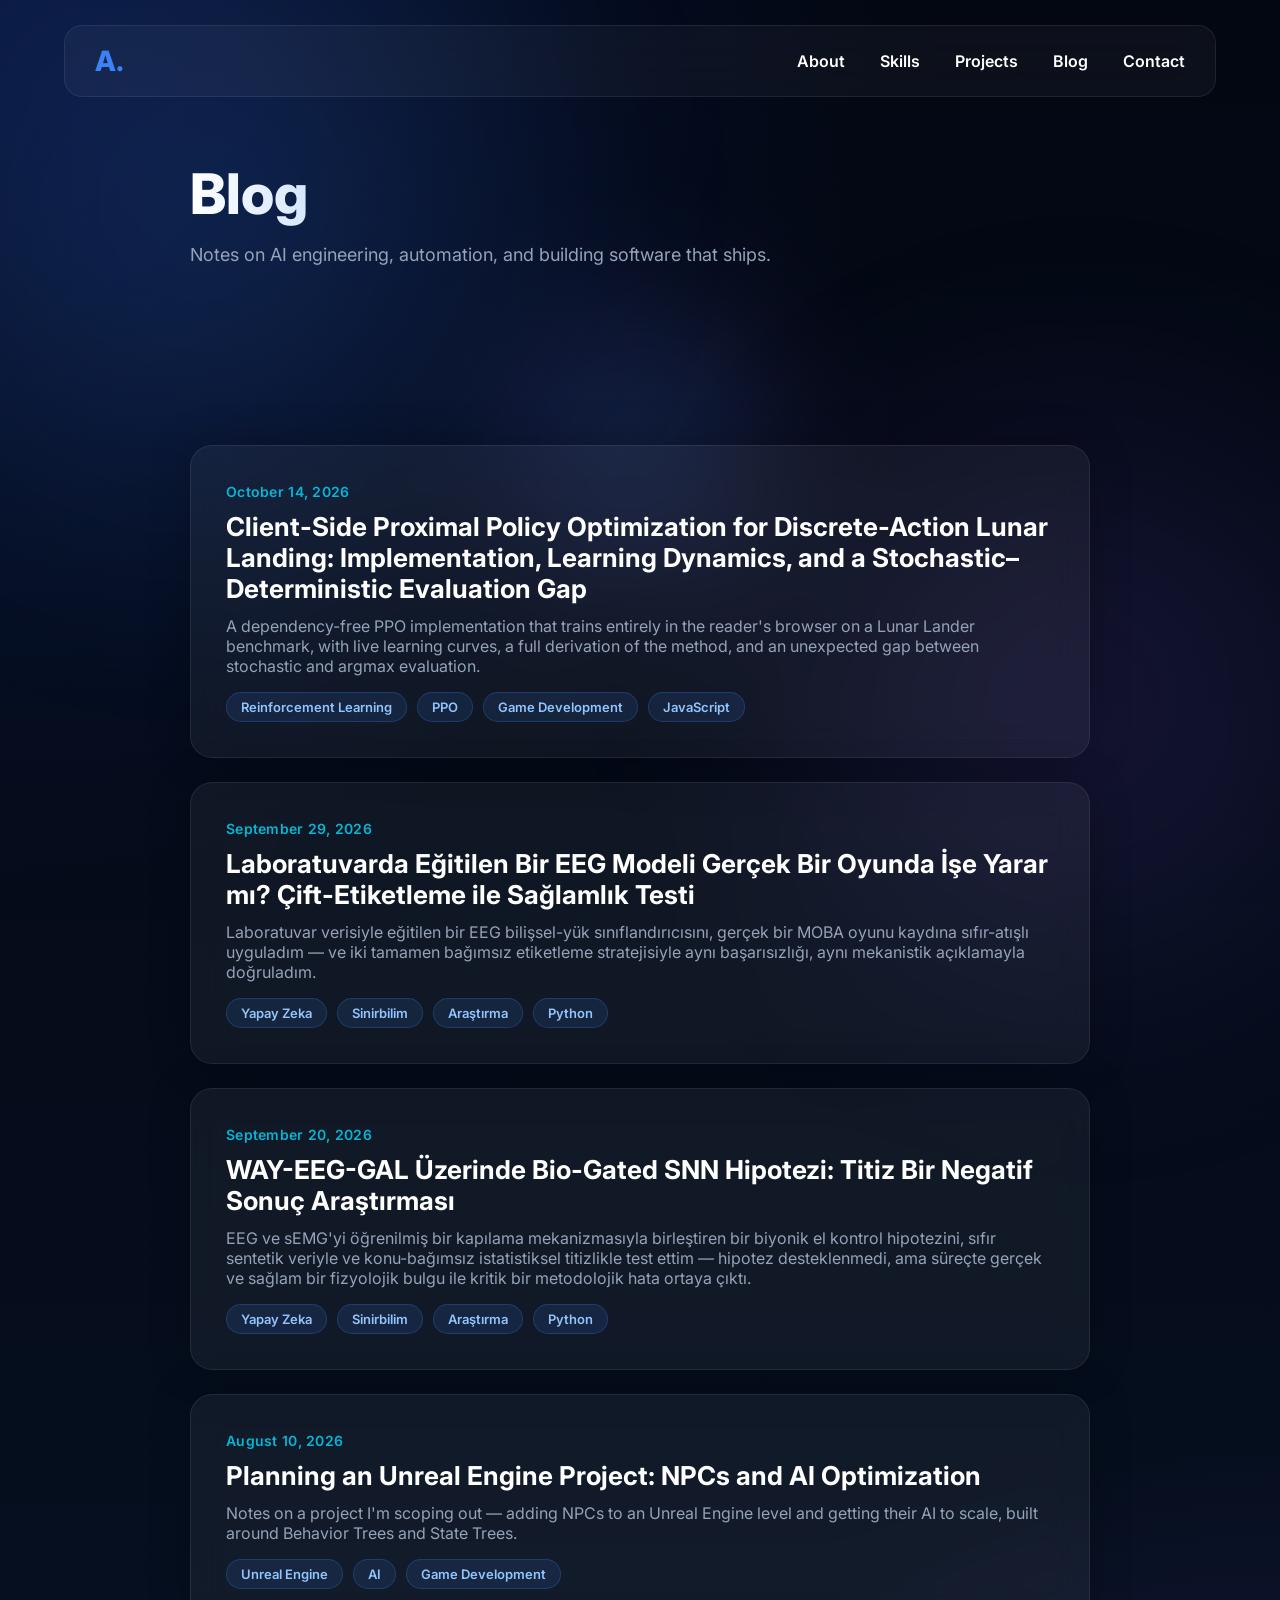
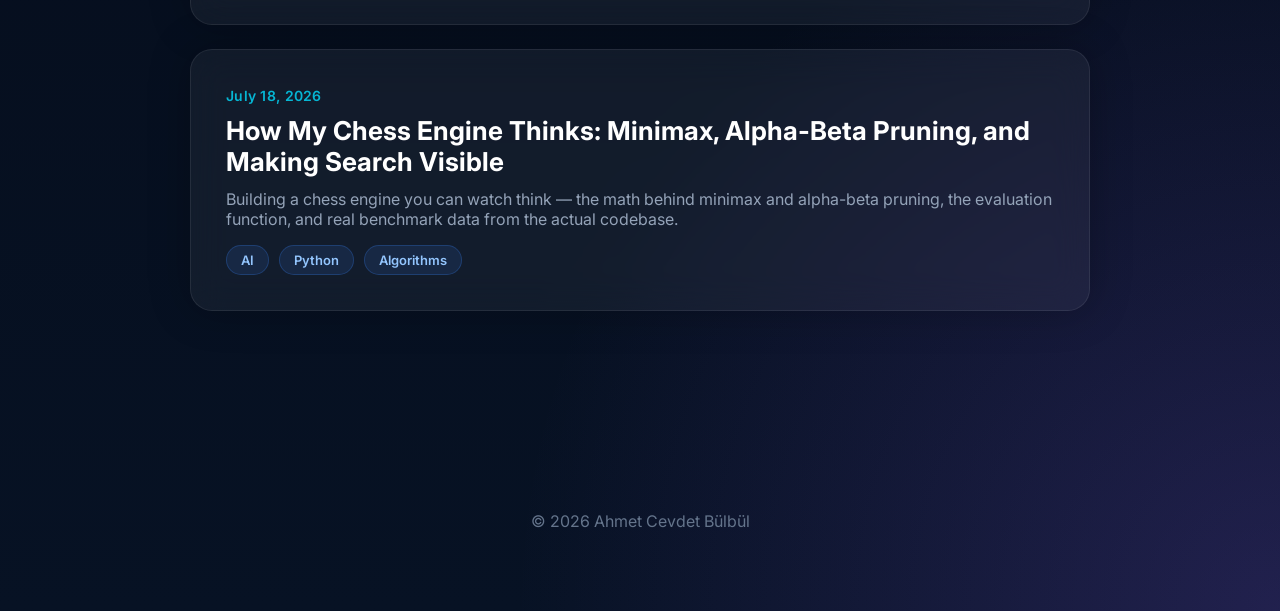
<file: blog/index.html>
<!DOCTYPE html>
<html lang="en">

<head>

<meta charset="UTF-8">

<meta name="viewport" content="width=device-width, initial-scale=1.0">

<title>Blog — Ahmet Cevdet Bülbül</title>

<meta name="description" content="Writing on AI engineering, automation, and software development by Ahmet Cevdet Bülbül.">

<link rel="icon" type="image/svg+xml" href="../favicon.svg">

<link rel="preconnect" href="https://fonts.googleapis.com">

<link rel="preconnect" href="https://fonts.gstatic.com" crossorigin>

<link href="https://fonts.googleapis.com/css2?family=Inter:wght@300;400;500;600;700;800&display=swap" rel="stylesheet">

<link rel="stylesheet" href="../css/style.css">

<link rel="stylesheet" href="../css/animations.css">

<link rel="stylesheet" href="../css/blog.css">

</head>

<body>

<div id="cursorGlow"></div>

<nav>

<div class="logo">A.</div>

<ul>

<li><a href="../index.html#about">About</a></li>

<li><a href="../index.html#skills">Skills</a></li>

<li><a href="../index.html#projects">Projects</a></li>

<li><a href="index.html">Blog</a></li>

<li><a href="../index.html#contact">Contact</a></li>

</ul>

</nav>

<main>

<section class="blog-header">

<h1>Blog</h1>

<p>Notes on AI engineering, automation, and building software that ships.</p>

</section>

<section class="post-list" id="postList">

<p>Loading posts…</p>

</section>

</main>

<footer>

© 2026 Ahmet Cevdet Bülbül

</footer>

<script src="../js/cursor.js"></script>

<script src="blog-list.js"></script>

</body>

</html>
</file>
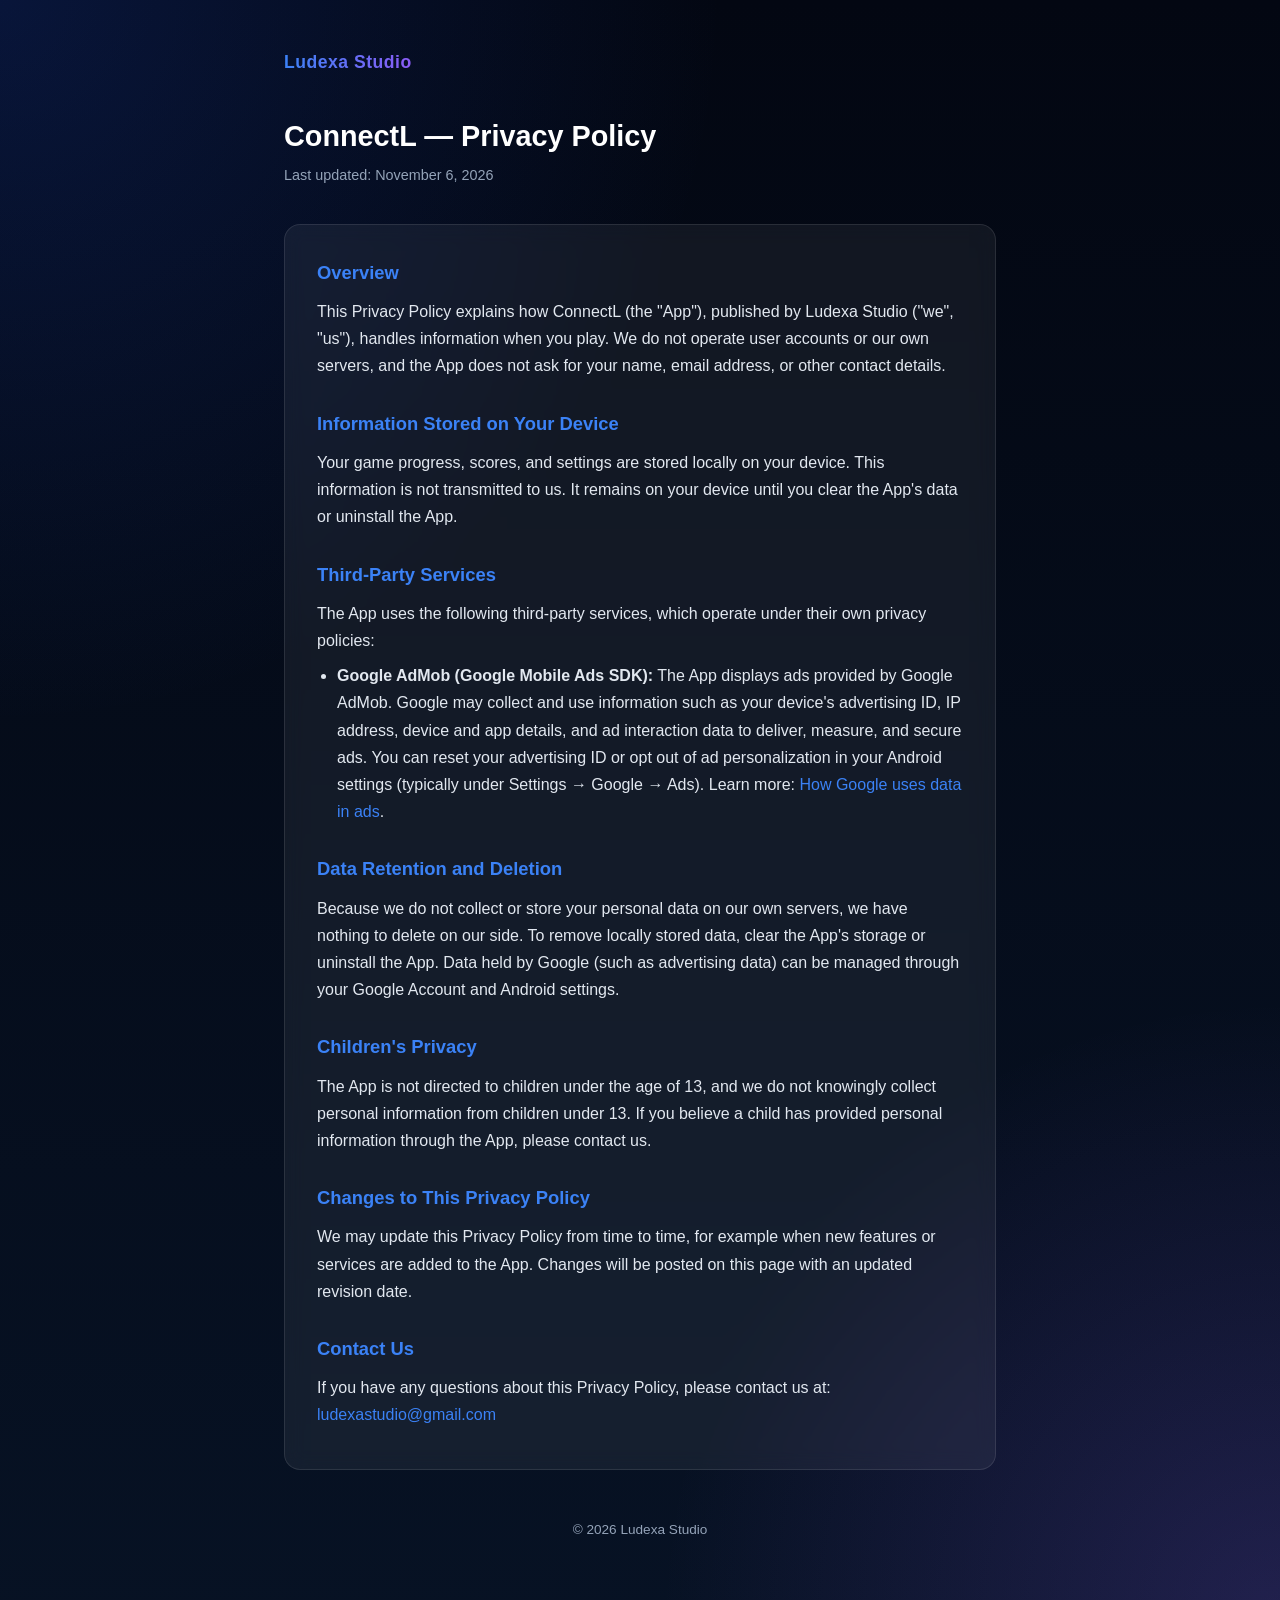
<file: connectl-privacy.html>
<!DOCTYPE html>
<html lang="en">
<head>
<meta charset="UTF-8">
<meta name="viewport" content="width=device-width, initial-scale=1.0">
<title>ConnectL - Privacy Policy</title>
<style>
  :root{
    --bg:#030712;
    --bg2:#071224;
    --primary:#3b82f6;
    --secondary:#8b5cf6;
    --text:#ffffff;
    --gray:#94a3b8;
    --glass:rgba(255,255,255,.06);
    --border:rgba(255,255,255,.1);
  }

  *{
    margin:0;
    padding:0;
    box-sizing:border-box;
  }

  html{
    scroll-behavior:smooth;
  }

  body{
    font-family:"Segoe UI", "Inter", -apple-system, sans-serif;
    background:
      radial-gradient(circle at top left,#1d4ed833,transparent 35%),
      radial-gradient(circle at bottom right,#8b5cf633,transparent 30%),
      linear-gradient(180deg,var(--bg),var(--bg2));
    color:var(--text);
    min-height:100vh;
    line-height:1.7;
  }

  .wrap{
    max-width:760px;
    margin:0 auto;
    padding:48px 24px 80px;
  }

  .logo{
    font-weight:700;
    font-size:1.1rem;
    letter-spacing:.5px;
    background:linear-gradient(90deg,var(--primary),var(--secondary));
    -webkit-background-clip:text;
    background-clip:text;
    color:transparent;
    display:inline-block;
    margin-bottom:40px;
  }

  h1{
    font-size:1.8rem;
    margin-bottom:8px;
    line-height:1.3;
  }

  .updated{
    color:var(--gray);
    font-size:.9rem;
    margin-bottom:36px;
  }

  .card{
    background:var(--glass);
    border:1px solid var(--border);
    border-radius:16px;
    padding:32px;
    backdrop-filter:blur(10px);
  }

  h2{
    font-size:1.15rem;
    color:var(--primary);
    margin-top:28px;
    margin-bottom:10px;
  }

  h2:first-child{
    margin-top:0;
  }

  p{
    color:#e2e8f0;
    margin-bottom:8px;
  }

  ul{
    margin:0 0 8px 20px;
    color:#e2e8f0;
  }

  li{
    margin-bottom:8px;
  }

  a{
    color:var(--primary);
    text-decoration:none;
  }

  a:hover{
    text-decoration:underline;
  }

  footer{
    text-align:center;
    color:var(--gray);
    font-size:.85rem;
    margin-top:48px;
  }

  @media (max-width:600px){
    .wrap{
      padding:32px 18px 60px;
    }
    .card{
      padding:24px;
    }
    h1{
      font-size:1.5rem;
    }
  }
</style>
</head>
<body>
<div class="wrap">

  <div class="logo">Ludexa Studio</div>

  <h1>ConnectL — Privacy Policy</h1>
  <p class="updated">Last updated: November 6, 2026</p>

  <div class="card">

    <h2>Overview</h2>
    <p>This Privacy Policy explains how ConnectL (the "App"), published by Ludexa Studio ("we", "us"), handles information when you play. We do not operate user accounts or our own servers, and the App does not ask for your name, email address, or other contact details.</p>

    <h2>Information Stored on Your Device</h2>
    <p>Your game progress, scores, and settings are stored locally on your device. This information is not transmitted to us. It remains on your device until you clear the App's data or uninstall the App.</p>

    <h2>Third-Party Services</h2>
    <p>The App uses the following third-party services, which operate under their own privacy policies:</p>
    <ul>
      <li><strong>Google AdMob (Google Mobile Ads SDK):</strong> The App displays ads provided by Google AdMob. Google may collect and use information such as your device's advertising ID, IP address, device and app details, and ad interaction data to deliver, measure, and secure ads. You can reset your advertising ID or opt out of ad personalization in your Android settings (typically under Settings → Google → Ads). Learn more: <a href="https://policies.google.com/technologies/ads" target="_blank" rel="noopener">How Google uses data in ads</a>.</li>
    </ul>


    <h2>Data Retention and Deletion</h2>
    <p>Because we do not collect or store your personal data on our own servers, we have nothing to delete on our side. To remove locally stored data, clear the App's storage or uninstall the App. Data held by Google (such as advertising data) can be managed through your Google Account and Android settings.</p>

    <h2>Children's Privacy</h2>
    <p>The App is not directed to children under the age of 13, and we do not knowingly collect personal information from children under 13. If you believe a child has provided personal information through the App, please contact us.</p>

    <h2>Changes to This Privacy Policy</h2>
    <p>We may update this Privacy Policy from time to time, for example when new features or services are added to the App. Changes will be posted on this page with an updated revision date.</p>

    <h2>Contact Us</h2>
    <p>If you have any questions about this Privacy Policy, please contact us at: <a href="mailto:ludexastudio@gmail.com">ludexastudio@gmail.com</a></p>

  </div>

  <footer>&copy; 2026 Ludexa Studio</footer>

</div>
</body>
</html>
</file>
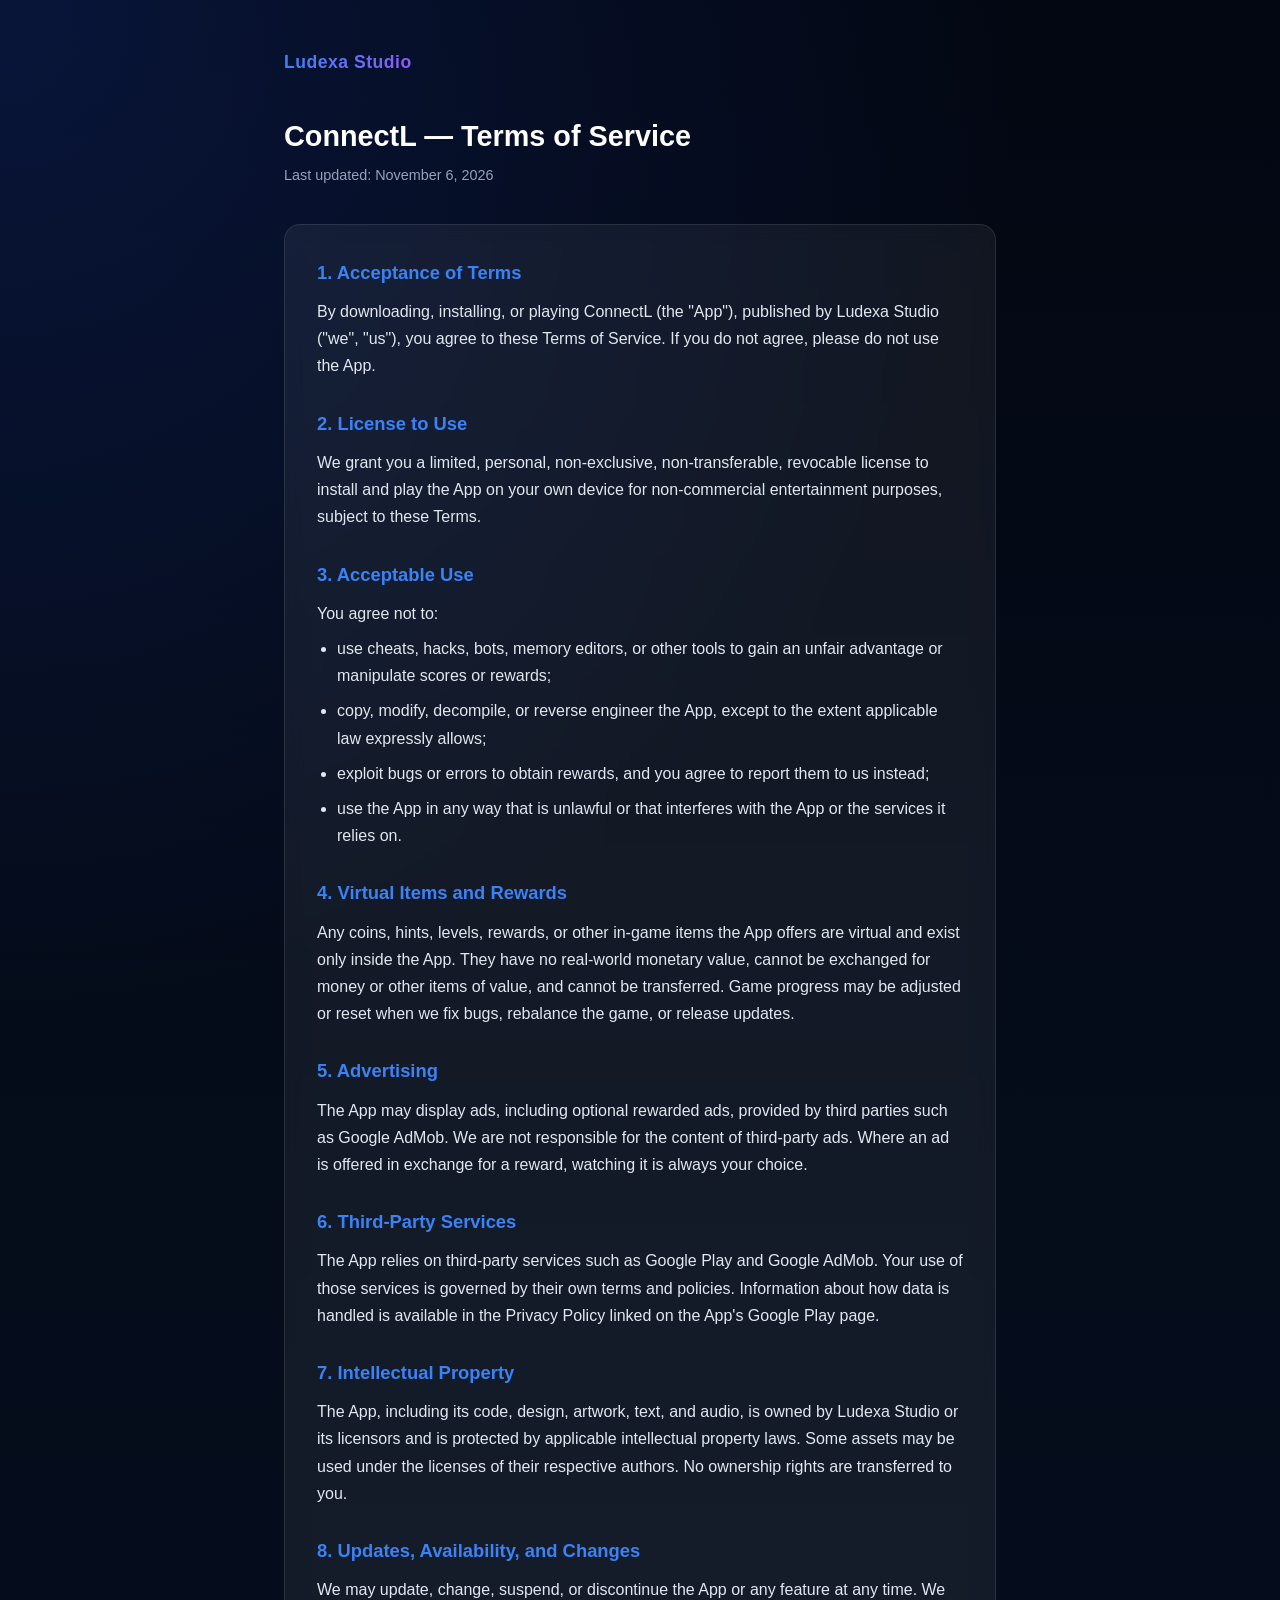
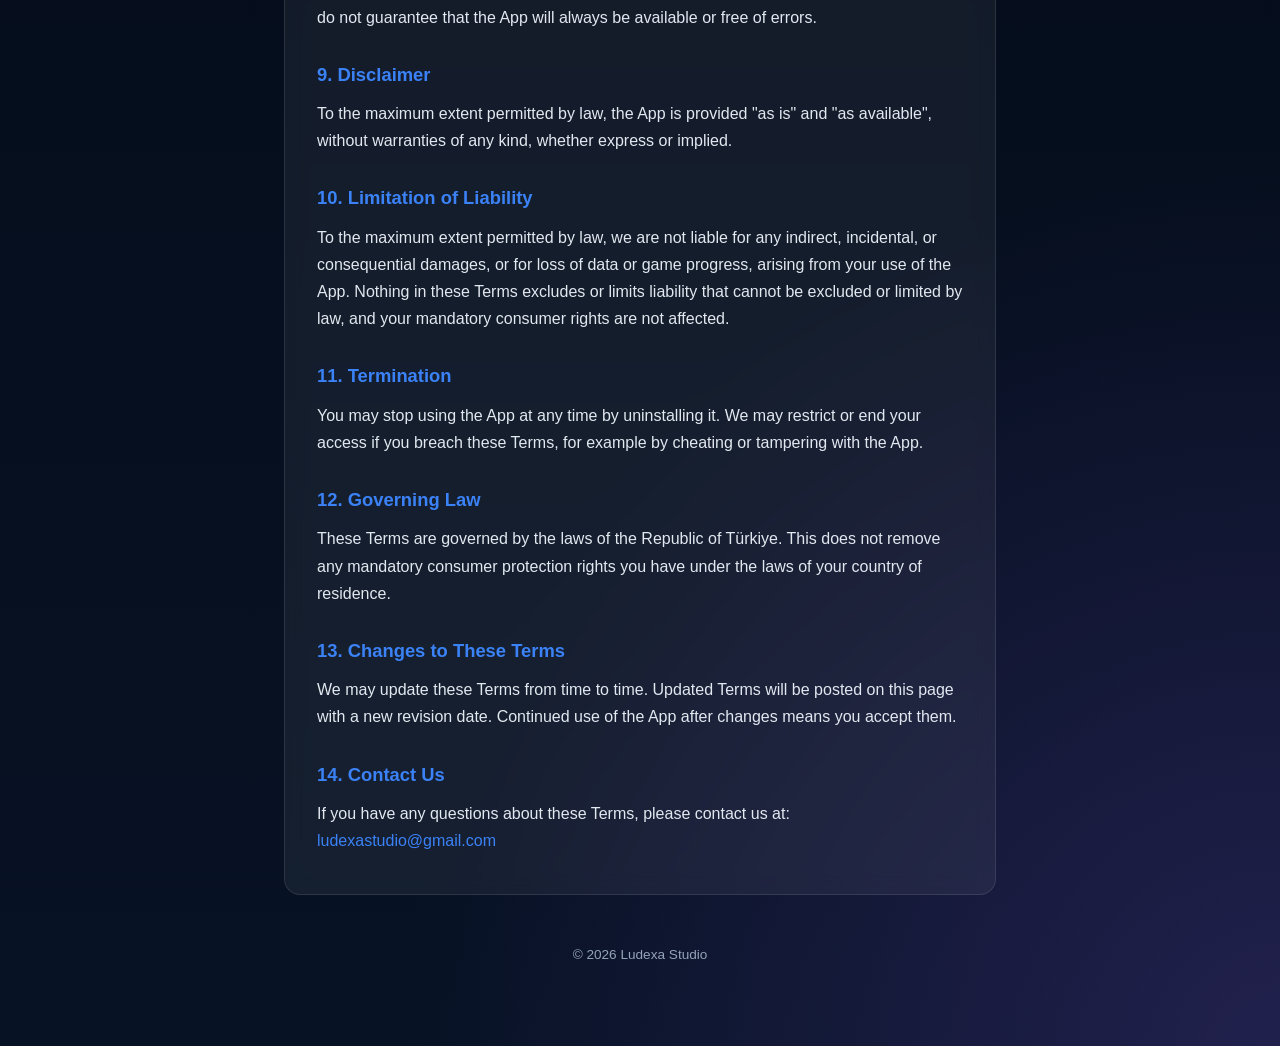
<file: connectl-terms-of-service.html>
<!DOCTYPE html>
<html lang="en">
<head>
<meta charset="UTF-8">
<meta name="viewport" content="width=device-width, initial-scale=1.0">
<title>ConnectL - Terms of Service</title>
<style>
  :root{
    --bg:#030712;
    --bg2:#071224;
    --primary:#3b82f6;
    --secondary:#8b5cf6;
    --text:#ffffff;
    --gray:#94a3b8;
    --glass:rgba(255,255,255,.06);
    --border:rgba(255,255,255,.1);
  }

  *{
    margin:0;
    padding:0;
    box-sizing:border-box;
  }

  html{
    scroll-behavior:smooth;
  }

  body{
    font-family:"Segoe UI", "Inter", -apple-system, sans-serif;
    background:
      radial-gradient(circle at top left,#1d4ed833,transparent 35%),
      radial-gradient(circle at bottom right,#8b5cf633,transparent 30%),
      linear-gradient(180deg,var(--bg),var(--bg2));
    color:var(--text);
    min-height:100vh;
    line-height:1.7;
  }

  .wrap{
    max-width:760px;
    margin:0 auto;
    padding:48px 24px 80px;
  }

  .logo{
    font-weight:700;
    font-size:1.1rem;
    letter-spacing:.5px;
    background:linear-gradient(90deg,var(--primary),var(--secondary));
    -webkit-background-clip:text;
    background-clip:text;
    color:transparent;
    display:inline-block;
    margin-bottom:40px;
  }

  h1{
    font-size:1.8rem;
    margin-bottom:8px;
    line-height:1.3;
  }

  .updated{
    color:var(--gray);
    font-size:.9rem;
    margin-bottom:36px;
  }

  .card{
    background:var(--glass);
    border:1px solid var(--border);
    border-radius:16px;
    padding:32px;
    backdrop-filter:blur(10px);
  }

  h2{
    font-size:1.15rem;
    color:var(--primary);
    margin-top:28px;
    margin-bottom:10px;
  }

  h2:first-child{
    margin-top:0;
  }

  p{
    color:#e2e8f0;
    margin-bottom:8px;
  }

  ul{
    margin:0 0 8px 20px;
    color:#e2e8f0;
  }

  li{
    margin-bottom:8px;
  }

  a{
    color:var(--primary);
    text-decoration:none;
  }

  a:hover{
    text-decoration:underline;
  }

  footer{
    text-align:center;
    color:var(--gray);
    font-size:.85rem;
    margin-top:48px;
  }

  @media (max-width:600px){
    .wrap{
      padding:32px 18px 60px;
    }
    .card{
      padding:24px;
    }
    h1{
      font-size:1.5rem;
    }
  }
</style>
</head>
<body>
<div class="wrap">

  <div class="logo">Ludexa Studio</div>

  <h1>ConnectL — Terms of Service</h1>
  <p class="updated">Last updated: November 6, 2026</p>

  <div class="card">

    <h2>1. Acceptance of Terms</h2>
    <p>By downloading, installing, or playing ConnectL (the "App"), published by Ludexa Studio ("we", "us"), you agree to these Terms of Service. If you do not agree, please do not use the App.</p>

    <h2>2. License to Use</h2>
    <p>We grant you a limited, personal, non-exclusive, non-transferable, revocable license to install and play the App on your own device for non-commercial entertainment purposes, subject to these Terms.</p>

    <h2>3. Acceptable Use</h2>
    <p>You agree not to:</p>
    <ul>
      <li>use cheats, hacks, bots, memory editors, or other tools to gain an unfair advantage or manipulate scores or rewards;</li>
      <li>copy, modify, decompile, or reverse engineer the App, except to the extent applicable law expressly allows;</li>
      <li>exploit bugs or errors to obtain rewards, and you agree to report them to us instead;</li>
      <li>use the App in any way that is unlawful or that interferes with the App or the services it relies on.</li>
    </ul>

    <h2>4. Virtual Items and Rewards</h2>
    <p>Any coins, hints, levels, rewards, or other in-game items the App offers are virtual and exist only inside the App. They have no real-world monetary value, cannot be exchanged for money or other items of value, and cannot be transferred. Game progress may be adjusted or reset when we fix bugs, rebalance the game, or release updates.</p>

    <h2>5. Advertising</h2>
    <p>The App may display ads, including optional rewarded ads, provided by third parties such as Google AdMob. We are not responsible for the content of third-party ads. Where an ad is offered in exchange for a reward, watching it is always your choice.</p>

    <h2>6. Third-Party Services</h2>
    <p>The App relies on third-party services such as Google Play and Google AdMob. Your use of those services is governed by their own terms and policies. Information about how data is handled is available in the Privacy Policy linked on the App's Google Play page.</p>

    <h2>7. Intellectual Property</h2>
    <p>The App, including its code, design, artwork, text, and audio, is owned by Ludexa Studio or its licensors and is protected by applicable intellectual property laws. Some assets may be used under the licenses of their respective authors. No ownership rights are transferred to you.</p>

    <h2>8. Updates, Availability, and Changes</h2>
    <p>We may update, change, suspend, or discontinue the App or any feature at any time. We do not guarantee that the App will always be available or free of errors.</p>

    <h2>9. Disclaimer</h2>
    <p>To the maximum extent permitted by law, the App is provided "as is" and "as available", without warranties of any kind, whether express or implied.</p>

    <h2>10. Limitation of Liability</h2>
    <p>To the maximum extent permitted by law, we are not liable for any indirect, incidental, or consequential damages, or for loss of data or game progress, arising from your use of the App. Nothing in these Terms excludes or limits liability that cannot be excluded or limited by law, and your mandatory consumer rights are not affected.</p>

    <h2>11. Termination</h2>
    <p>You may stop using the App at any time by uninstalling it. We may restrict or end your access if you breach these Terms, for example by cheating or tampering with the App.</p>

    <h2>12. Governing Law</h2>
    <p>These Terms are governed by the laws of the Republic of Türkiye. This does not remove any mandatory consumer protection rights you have under the laws of your country of residence.</p>

    <h2>13. Changes to These Terms</h2>
    <p>We may update these Terms from time to time. Updated Terms will be posted on this page with a new revision date. Continued use of the App after changes means you accept them.</p>

    <h2>14. Contact Us</h2>
    <p>If you have any questions about these Terms, please contact us at: <a href="mailto:ludexastudio@gmail.com">ludexastudio@gmail.com</a></p>

  </div>

  <footer>&copy; 2026 Ludexa Studio</footer>

</div>
</body>
</html>
</file>
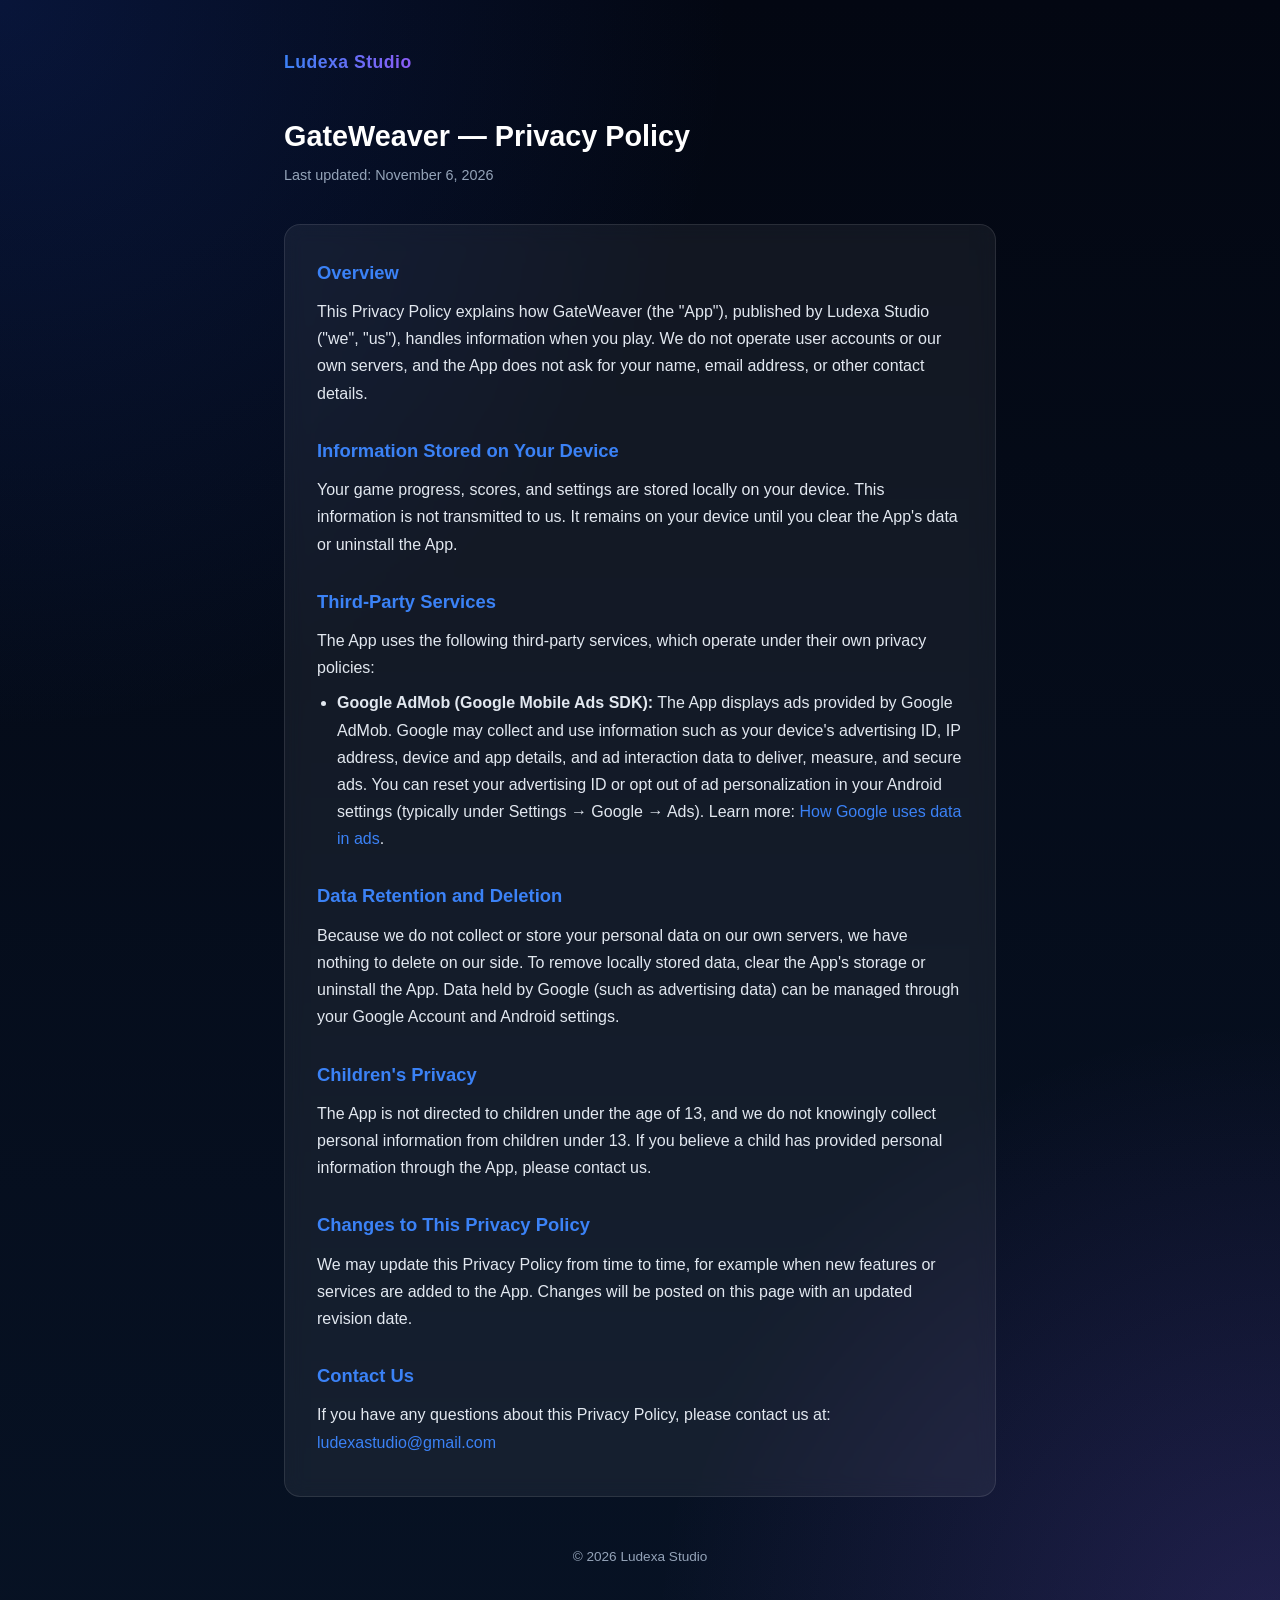
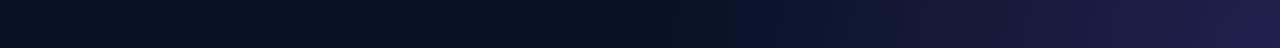
<file: gateweaver-privacy.html>
<!DOCTYPE html>
<html lang="en">
<head>
<meta charset="UTF-8">
<meta name="viewport" content="width=device-width, initial-scale=1.0">
<title>GateWeaver - Privacy Policy</title>
<style>
  :root{
    --bg:#030712;
    --bg2:#071224;
    --primary:#3b82f6;
    --secondary:#8b5cf6;
    --text:#ffffff;
    --gray:#94a3b8;
    --glass:rgba(255,255,255,.06);
    --border:rgba(255,255,255,.1);
  }

  *{
    margin:0;
    padding:0;
    box-sizing:border-box;
  }

  html{
    scroll-behavior:smooth;
  }

  body{
    font-family:"Segoe UI", "Inter", -apple-system, sans-serif;
    background:
      radial-gradient(circle at top left,#1d4ed833,transparent 35%),
      radial-gradient(circle at bottom right,#8b5cf633,transparent 30%),
      linear-gradient(180deg,var(--bg),var(--bg2));
    color:var(--text);
    min-height:100vh;
    line-height:1.7;
  }

  .wrap{
    max-width:760px;
    margin:0 auto;
    padding:48px 24px 80px;
  }

  .logo{
    font-weight:700;
    font-size:1.1rem;
    letter-spacing:.5px;
    background:linear-gradient(90deg,var(--primary),var(--secondary));
    -webkit-background-clip:text;
    background-clip:text;
    color:transparent;
    display:inline-block;
    margin-bottom:40px;
  }

  h1{
    font-size:1.8rem;
    margin-bottom:8px;
    line-height:1.3;
  }

  .updated{
    color:var(--gray);
    font-size:.9rem;
    margin-bottom:36px;
  }

  .card{
    background:var(--glass);
    border:1px solid var(--border);
    border-radius:16px;
    padding:32px;
    backdrop-filter:blur(10px);
  }

  h2{
    font-size:1.15rem;
    color:var(--primary);
    margin-top:28px;
    margin-bottom:10px;
  }

  h2:first-child{
    margin-top:0;
  }

  p{
    color:#e2e8f0;
    margin-bottom:8px;
  }

  ul{
    margin:0 0 8px 20px;
    color:#e2e8f0;
  }

  li{
    margin-bottom:8px;
  }

  a{
    color:var(--primary);
    text-decoration:none;
  }

  a:hover{
    text-decoration:underline;
  }

  footer{
    text-align:center;
    color:var(--gray);
    font-size:.85rem;
    margin-top:48px;
  }

  @media (max-width:600px){
    .wrap{
      padding:32px 18px 60px;
    }
    .card{
      padding:24px;
    }
    h1{
      font-size:1.5rem;
    }
  }
</style>
</head>
<body>
<div class="wrap">

  <div class="logo">Ludexa Studio</div>

  <h1>GateWeaver — Privacy Policy</h1>
  <p class="updated">Last updated: November 6, 2026</p>

  <div class="card">

    <h2>Overview</h2>
    <p>This Privacy Policy explains how GateWeaver (the "App"), published by Ludexa Studio ("we", "us"), handles information when you play. We do not operate user accounts or our own servers, and the App does not ask for your name, email address, or other contact details.</p>

    <h2>Information Stored on Your Device</h2>
    <p>Your game progress, scores, and settings are stored locally on your device. This information is not transmitted to us. It remains on your device until you clear the App's data or uninstall the App.</p>

    <h2>Third-Party Services</h2>
    <p>The App uses the following third-party services, which operate under their own privacy policies:</p>
    <ul>
      <li><strong>Google AdMob (Google Mobile Ads SDK):</strong> The App displays ads provided by Google AdMob. Google may collect and use information such as your device's advertising ID, IP address, device and app details, and ad interaction data to deliver, measure, and secure ads. You can reset your advertising ID or opt out of ad personalization in your Android settings (typically under Settings → Google → Ads). Learn more: <a href="https://policies.google.com/technologies/ads" target="_blank" rel="noopener">How Google uses data in ads</a>.</li>
    </ul>


    <h2>Data Retention and Deletion</h2>
    <p>Because we do not collect or store your personal data on our own servers, we have nothing to delete on our side. To remove locally stored data, clear the App's storage or uninstall the App. Data held by Google (such as advertising data) can be managed through your Google Account and Android settings.</p>

    <h2>Children's Privacy</h2>
    <p>The App is not directed to children under the age of 13, and we do not knowingly collect personal information from children under 13. If you believe a child has provided personal information through the App, please contact us.</p>

    <h2>Changes to This Privacy Policy</h2>
    <p>We may update this Privacy Policy from time to time, for example when new features or services are added to the App. Changes will be posted on this page with an updated revision date.</p>

    <h2>Contact Us</h2>
    <p>If you have any questions about this Privacy Policy, please contact us at: <a href="mailto:ludexastudio@gmail.com">ludexastudio@gmail.com</a></p>

  </div>

  <footer>&copy; 2026 Ludexa Studio</footer>

</div>
</body>
</html>
</file>
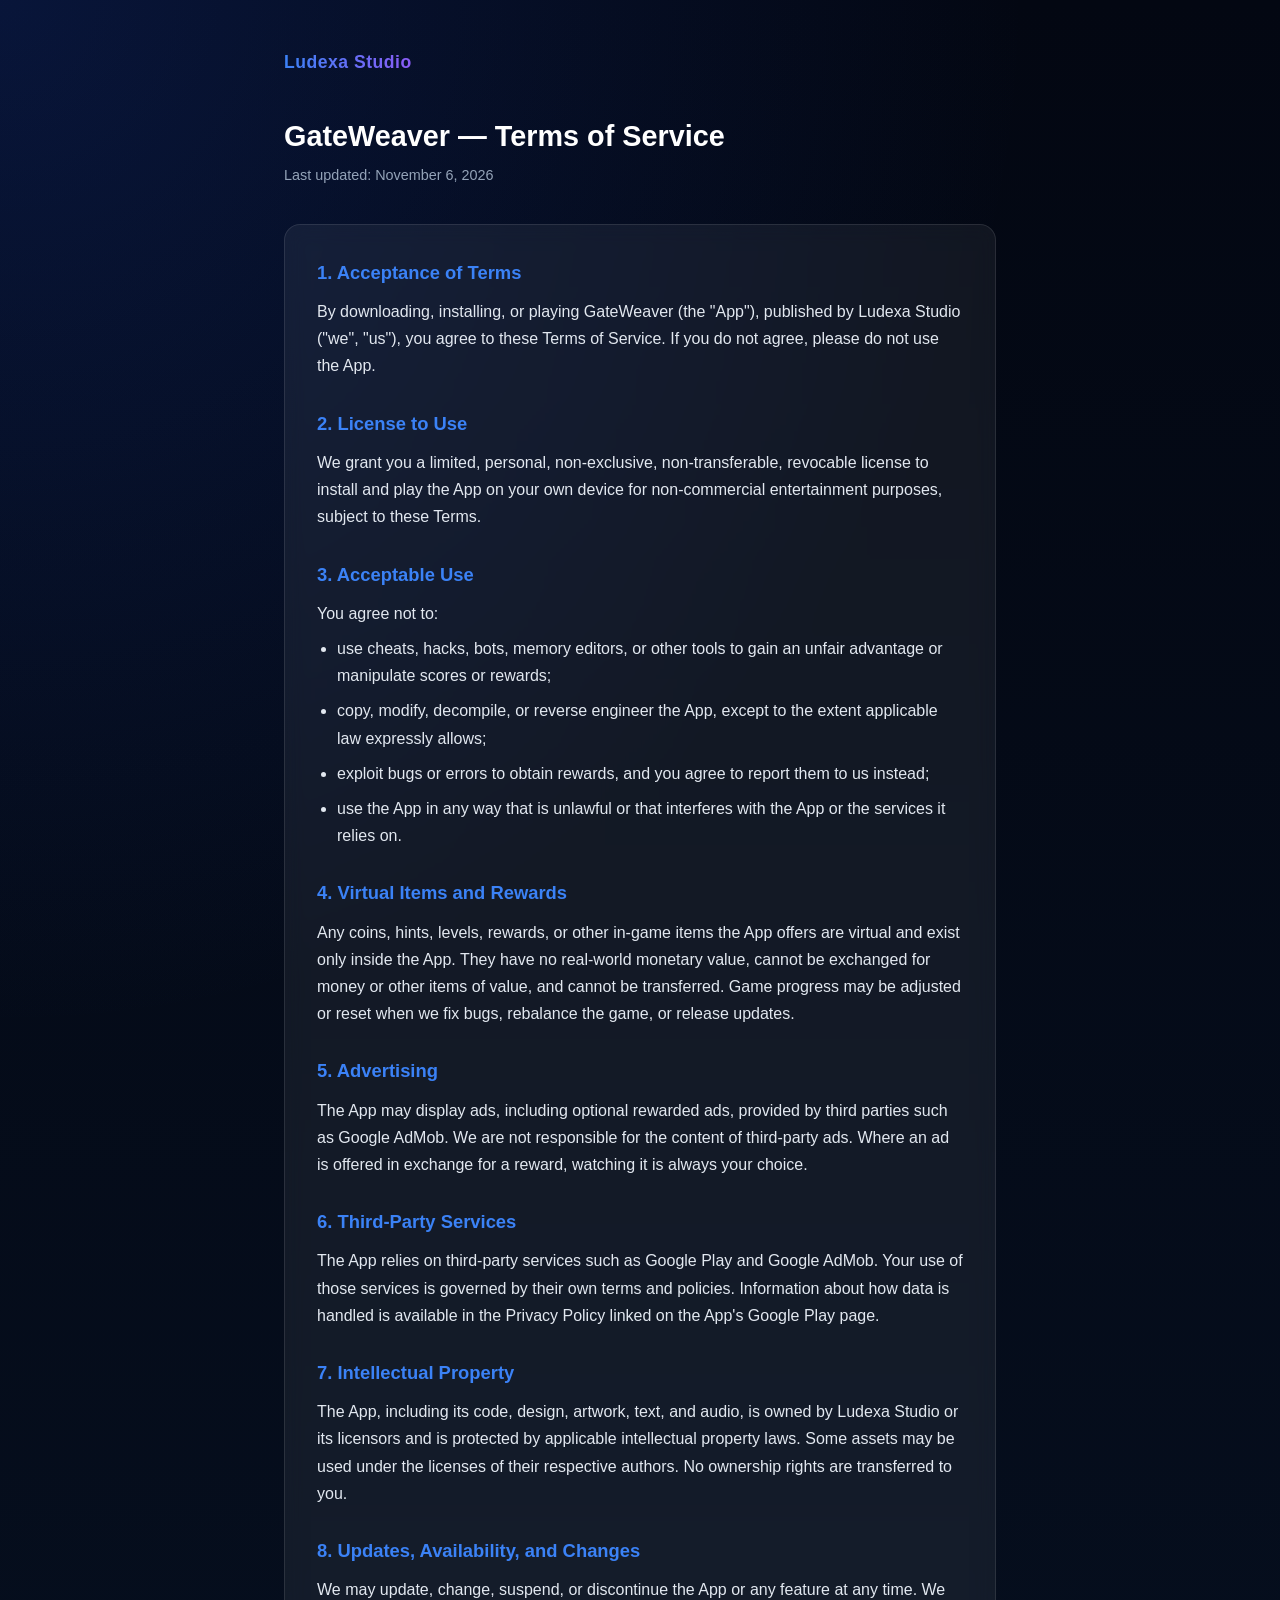
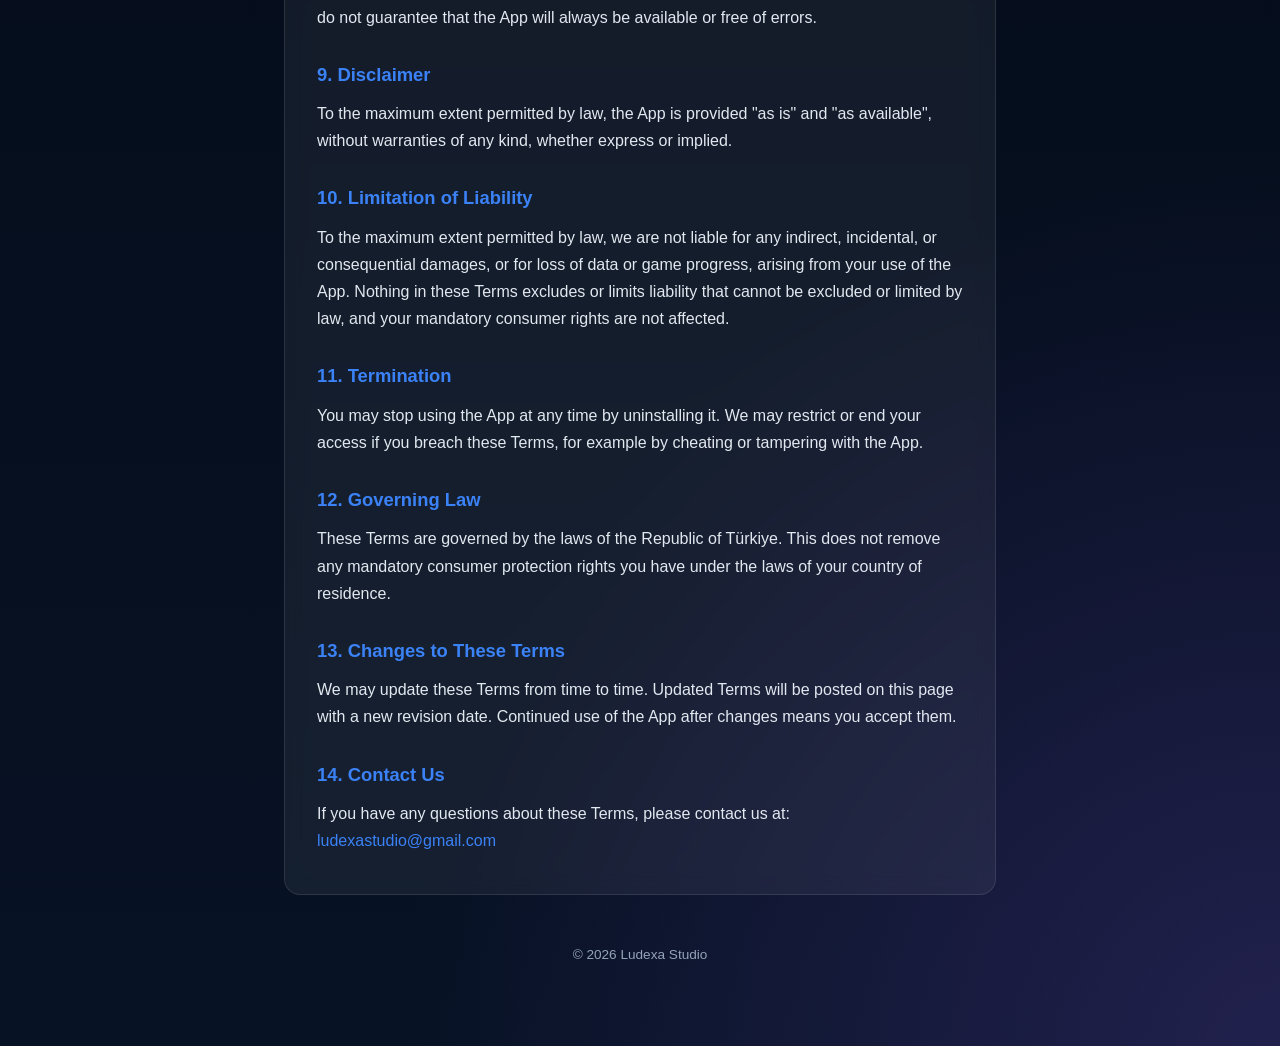
<file: gateweaver-terms-of-service.html>
<!DOCTYPE html>
<html lang="en">
<head>
<meta charset="UTF-8">
<meta name="viewport" content="width=device-width, initial-scale=1.0">
<title>GateWeaver - Terms of Service</title>
<style>
  :root{
    --bg:#030712;
    --bg2:#071224;
    --primary:#3b82f6;
    --secondary:#8b5cf6;
    --text:#ffffff;
    --gray:#94a3b8;
    --glass:rgba(255,255,255,.06);
    --border:rgba(255,255,255,.1);
  }

  *{
    margin:0;
    padding:0;
    box-sizing:border-box;
  }

  html{
    scroll-behavior:smooth;
  }

  body{
    font-family:"Segoe UI", "Inter", -apple-system, sans-serif;
    background:
      radial-gradient(circle at top left,#1d4ed833,transparent 35%),
      radial-gradient(circle at bottom right,#8b5cf633,transparent 30%),
      linear-gradient(180deg,var(--bg),var(--bg2));
    color:var(--text);
    min-height:100vh;
    line-height:1.7;
  }

  .wrap{
    max-width:760px;
    margin:0 auto;
    padding:48px 24px 80px;
  }

  .logo{
    font-weight:700;
    font-size:1.1rem;
    letter-spacing:.5px;
    background:linear-gradient(90deg,var(--primary),var(--secondary));
    -webkit-background-clip:text;
    background-clip:text;
    color:transparent;
    display:inline-block;
    margin-bottom:40px;
  }

  h1{
    font-size:1.8rem;
    margin-bottom:8px;
    line-height:1.3;
  }

  .updated{
    color:var(--gray);
    font-size:.9rem;
    margin-bottom:36px;
  }

  .card{
    background:var(--glass);
    border:1px solid var(--border);
    border-radius:16px;
    padding:32px;
    backdrop-filter:blur(10px);
  }

  h2{
    font-size:1.15rem;
    color:var(--primary);
    margin-top:28px;
    margin-bottom:10px;
  }

  h2:first-child{
    margin-top:0;
  }

  p{
    color:#e2e8f0;
    margin-bottom:8px;
  }

  ul{
    margin:0 0 8px 20px;
    color:#e2e8f0;
  }

  li{
    margin-bottom:8px;
  }

  a{
    color:var(--primary);
    text-decoration:none;
  }

  a:hover{
    text-decoration:underline;
  }

  footer{
    text-align:center;
    color:var(--gray);
    font-size:.85rem;
    margin-top:48px;
  }

  @media (max-width:600px){
    .wrap{
      padding:32px 18px 60px;
    }
    .card{
      padding:24px;
    }
    h1{
      font-size:1.5rem;
    }
  }
</style>
</head>
<body>
<div class="wrap">

  <div class="logo">Ludexa Studio</div>

  <h1>GateWeaver — Terms of Service</h1>
  <p class="updated">Last updated: November 6, 2026</p>

  <div class="card">

    <h2>1. Acceptance of Terms</h2>
    <p>By downloading, installing, or playing GateWeaver (the "App"), published by Ludexa Studio ("we", "us"), you agree to these Terms of Service. If you do not agree, please do not use the App.</p>

    <h2>2. License to Use</h2>
    <p>We grant you a limited, personal, non-exclusive, non-transferable, revocable license to install and play the App on your own device for non-commercial entertainment purposes, subject to these Terms.</p>

    <h2>3. Acceptable Use</h2>
    <p>You agree not to:</p>
    <ul>
      <li>use cheats, hacks, bots, memory editors, or other tools to gain an unfair advantage or manipulate scores or rewards;</li>
      <li>copy, modify, decompile, or reverse engineer the App, except to the extent applicable law expressly allows;</li>
      <li>exploit bugs or errors to obtain rewards, and you agree to report them to us instead;</li>
      <li>use the App in any way that is unlawful or that interferes with the App or the services it relies on.</li>
    </ul>

    <h2>4. Virtual Items and Rewards</h2>
    <p>Any coins, hints, levels, rewards, or other in-game items the App offers are virtual and exist only inside the App. They have no real-world monetary value, cannot be exchanged for money or other items of value, and cannot be transferred. Game progress may be adjusted or reset when we fix bugs, rebalance the game, or release updates.</p>

    <h2>5. Advertising</h2>
    <p>The App may display ads, including optional rewarded ads, provided by third parties such as Google AdMob. We are not responsible for the content of third-party ads. Where an ad is offered in exchange for a reward, watching it is always your choice.</p>

    <h2>6. Third-Party Services</h2>
    <p>The App relies on third-party services such as Google Play and Google AdMob. Your use of those services is governed by their own terms and policies. Information about how data is handled is available in the Privacy Policy linked on the App's Google Play page.</p>

    <h2>7. Intellectual Property</h2>
    <p>The App, including its code, design, artwork, text, and audio, is owned by Ludexa Studio or its licensors and is protected by applicable intellectual property laws. Some assets may be used under the licenses of their respective authors. No ownership rights are transferred to you.</p>

    <h2>8. Updates, Availability, and Changes</h2>
    <p>We may update, change, suspend, or discontinue the App or any feature at any time. We do not guarantee that the App will always be available or free of errors.</p>

    <h2>9. Disclaimer</h2>
    <p>To the maximum extent permitted by law, the App is provided "as is" and "as available", without warranties of any kind, whether express or implied.</p>

    <h2>10. Limitation of Liability</h2>
    <p>To the maximum extent permitted by law, we are not liable for any indirect, incidental, or consequential damages, or for loss of data or game progress, arising from your use of the App. Nothing in these Terms excludes or limits liability that cannot be excluded or limited by law, and your mandatory consumer rights are not affected.</p>

    <h2>11. Termination</h2>
    <p>You may stop using the App at any time by uninstalling it. We may restrict or end your access if you breach these Terms, for example by cheating or tampering with the App.</p>

    <h2>12. Governing Law</h2>
    <p>These Terms are governed by the laws of the Republic of Türkiye. This does not remove any mandatory consumer protection rights you have under the laws of your country of residence.</p>

    <h2>13. Changes to These Terms</h2>
    <p>We may update these Terms from time to time. Updated Terms will be posted on this page with a new revision date. Continued use of the App after changes means you accept them.</p>

    <h2>14. Contact Us</h2>
    <p>If you have any questions about these Terms, please contact us at: <a href="mailto:ludexastudio@gmail.com">ludexastudio@gmail.com</a></p>

  </div>

  <footer>&copy; 2026 Ludexa Studio</footer>

</div>
</body>
</html>
</file>
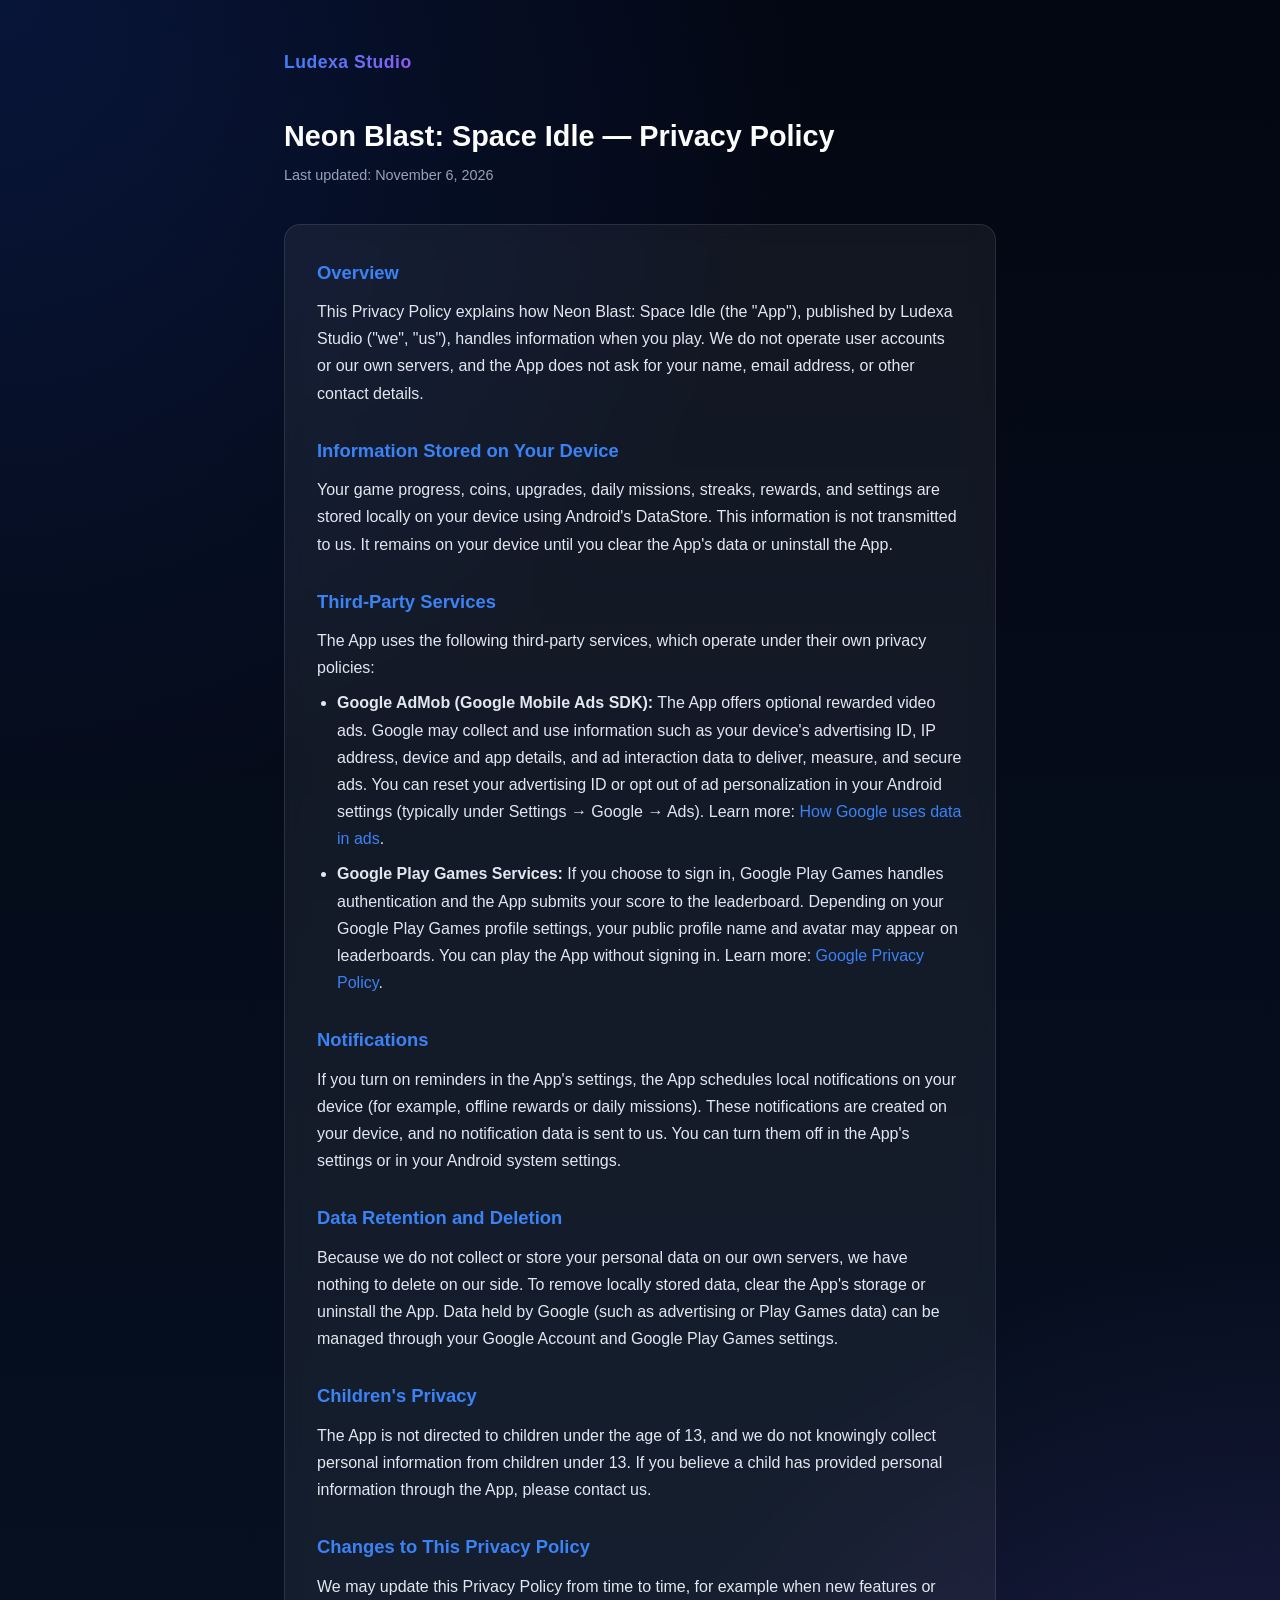
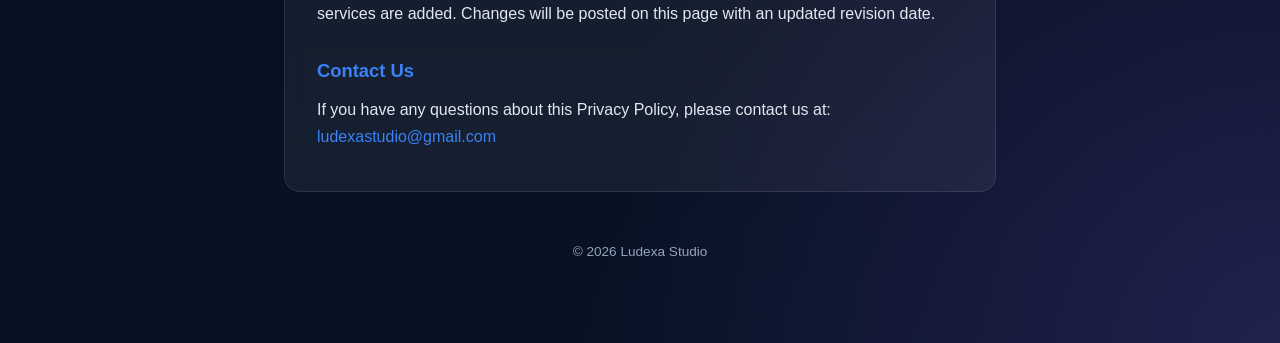
<file: privacy-policy.html>
<!DOCTYPE html>
<html lang="en">
<head>
<meta charset="UTF-8">
<meta name="viewport" content="width=device-width, initial-scale=1.0">
<title>Neon Blast: Space Idle - Privacy Policy</title>
<style>
  :root{
    --bg:#030712;
    --bg2:#071224;
    --primary:#3b82f6;
    --secondary:#8b5cf6;
    --text:#ffffff;
    --gray:#94a3b8;
    --glass:rgba(255,255,255,.06);
    --border:rgba(255,255,255,.1);
  }

  *{
    margin:0;
    padding:0;
    box-sizing:border-box;
  }

  html{
    scroll-behavior:smooth;
  }

  body{
    font-family:"Segoe UI", "Inter", -apple-system, sans-serif;
    background:
      radial-gradient(circle at top left,#1d4ed833,transparent 35%),
      radial-gradient(circle at bottom right,#8b5cf633,transparent 30%),
      linear-gradient(180deg,var(--bg),var(--bg2));
    color:var(--text);
    min-height:100vh;
    line-height:1.7;
  }

  .wrap{
    max-width:760px;
    margin:0 auto;
    padding:48px 24px 80px;
  }

  .logo{
    font-weight:700;
    font-size:1.1rem;
    letter-spacing:.5px;
    background:linear-gradient(90deg,var(--primary),var(--secondary));
    -webkit-background-clip:text;
    background-clip:text;
    color:transparent;
    display:inline-block;
    margin-bottom:40px;
  }

  h1{
    font-size:1.8rem;
    margin-bottom:8px;
    line-height:1.3;
  }

  .updated{
    color:var(--gray);
    font-size:.9rem;
    margin-bottom:36px;
  }

  .card{
    background:var(--glass);
    border:1px solid var(--border);
    border-radius:16px;
    padding:32px;
    backdrop-filter:blur(10px);
  }

  h2{
    font-size:1.15rem;
    color:var(--primary);
    margin-top:28px;
    margin-bottom:10px;
  }

  h2:first-child{
    margin-top:0;
  }

  p{
    color:#e2e8f0;
    margin-bottom:8px;
  }

  ul{
    margin:0 0 8px 20px;
    color:#e2e8f0;
  }

  li{
    margin-bottom:8px;
  }

  a{
    color:var(--primary);
    text-decoration:none;
  }

  a:hover{
    text-decoration:underline;
  }

  footer{
    text-align:center;
    color:var(--gray);
    font-size:.85rem;
    margin-top:48px;
  }

  @media (max-width:600px){
    .wrap{
      padding:32px 18px 60px;
    }
    .card{
      padding:24px;
    }
    h1{
      font-size:1.5rem;
    }
  }
</style>
</head>
<body>
<div class="wrap">

  <div class="logo">Ludexa Studio</div>

  <h1>Neon Blast: Space Idle — Privacy Policy</h1>
  <p class="updated">Last updated: November 6, 2026</p>

  <div class="card">

    <h2>Overview</h2>
    <p>This Privacy Policy explains how Neon Blast: Space Idle (the "App"), published by Ludexa Studio ("we", "us"), handles information when you play. We do not operate user accounts or our own servers, and the App does not ask for your name, email address, or other contact details.</p>

    <h2>Information Stored on Your Device</h2>
    <p>Your game progress, coins, upgrades, daily missions, streaks, rewards, and settings are stored locally on your device using Android's DataStore. This information is not transmitted to us. It remains on your device until you clear the App's data or uninstall the App.</p>

    <h2>Third-Party Services</h2>
    <p>The App uses the following third-party services, which operate under their own privacy policies:</p>
    <ul>
      <li><strong>Google AdMob (Google Mobile Ads SDK):</strong> The App offers optional rewarded video ads. Google may collect and use information such as your device's advertising ID, IP address, device and app details, and ad interaction data to deliver, measure, and secure ads. You can reset your advertising ID or opt out of ad personalization in your Android settings (typically under Settings → Google → Ads). Learn more: <a href="https://policies.google.com/technologies/ads" target="_blank" rel="noopener">How Google uses data in ads</a>.</li>
      <li><strong>Google Play Games Services:</strong> If you choose to sign in, Google Play Games handles authentication and the App submits your score to the leaderboard. Depending on your Google Play Games profile settings, your public profile name and avatar may appear on leaderboards. You can play the App without signing in. Learn more: <a href="https://policies.google.com/privacy" target="_blank" rel="noopener">Google Privacy Policy</a>.</li>
    </ul>

    <h2>Notifications</h2>
    <p>If you turn on reminders in the App's settings, the App schedules local notifications on your device (for example, offline rewards or daily missions). These notifications are created on your device, and no notification data is sent to us. You can turn them off in the App's settings or in your Android system settings.</p>

    <h2>Data Retention and Deletion</h2>
    <p>Because we do not collect or store your personal data on our own servers, we have nothing to delete on our side. To remove locally stored data, clear the App's storage or uninstall the App. Data held by Google (such as advertising or Play Games data) can be managed through your Google Account and Google Play Games settings.</p>

    <h2>Children's Privacy</h2>
    <p>The App is not directed to children under the age of 13, and we do not knowingly collect personal information from children under 13. If you believe a child has provided personal information through the App, please contact us.</p>

    <h2>Changes to This Privacy Policy</h2>
    <p>We may update this Privacy Policy from time to time, for example when new features or services are added. Changes will be posted on this page with an updated revision date.</p>

    <h2>Contact Us</h2>
    <p>If you have any questions about this Privacy Policy, please contact us at: <a href="mailto:ludexastudio@gmail.com">ludexastudio@gmail.com</a></p>

  </div>

  <footer>&copy; 2026 Ludexa Studio</footer>

</div>
</body>
</html>
</file>
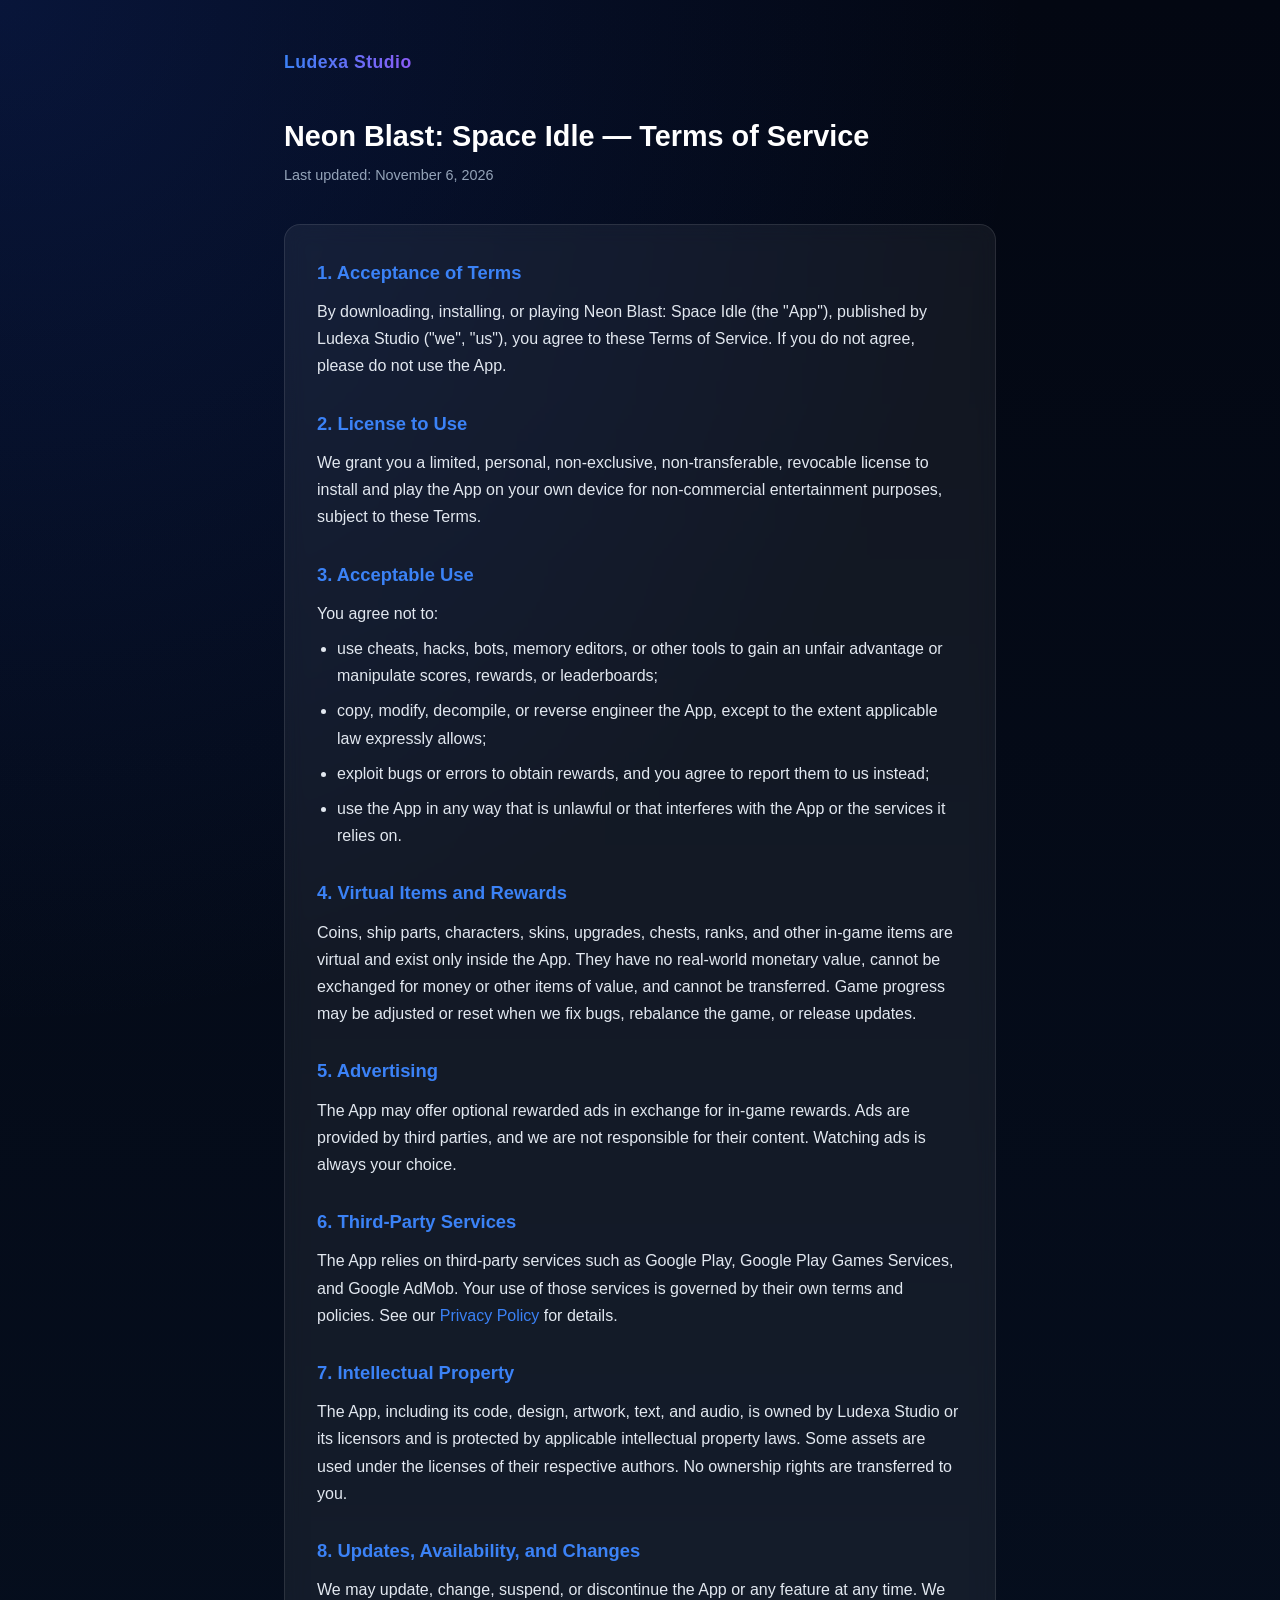
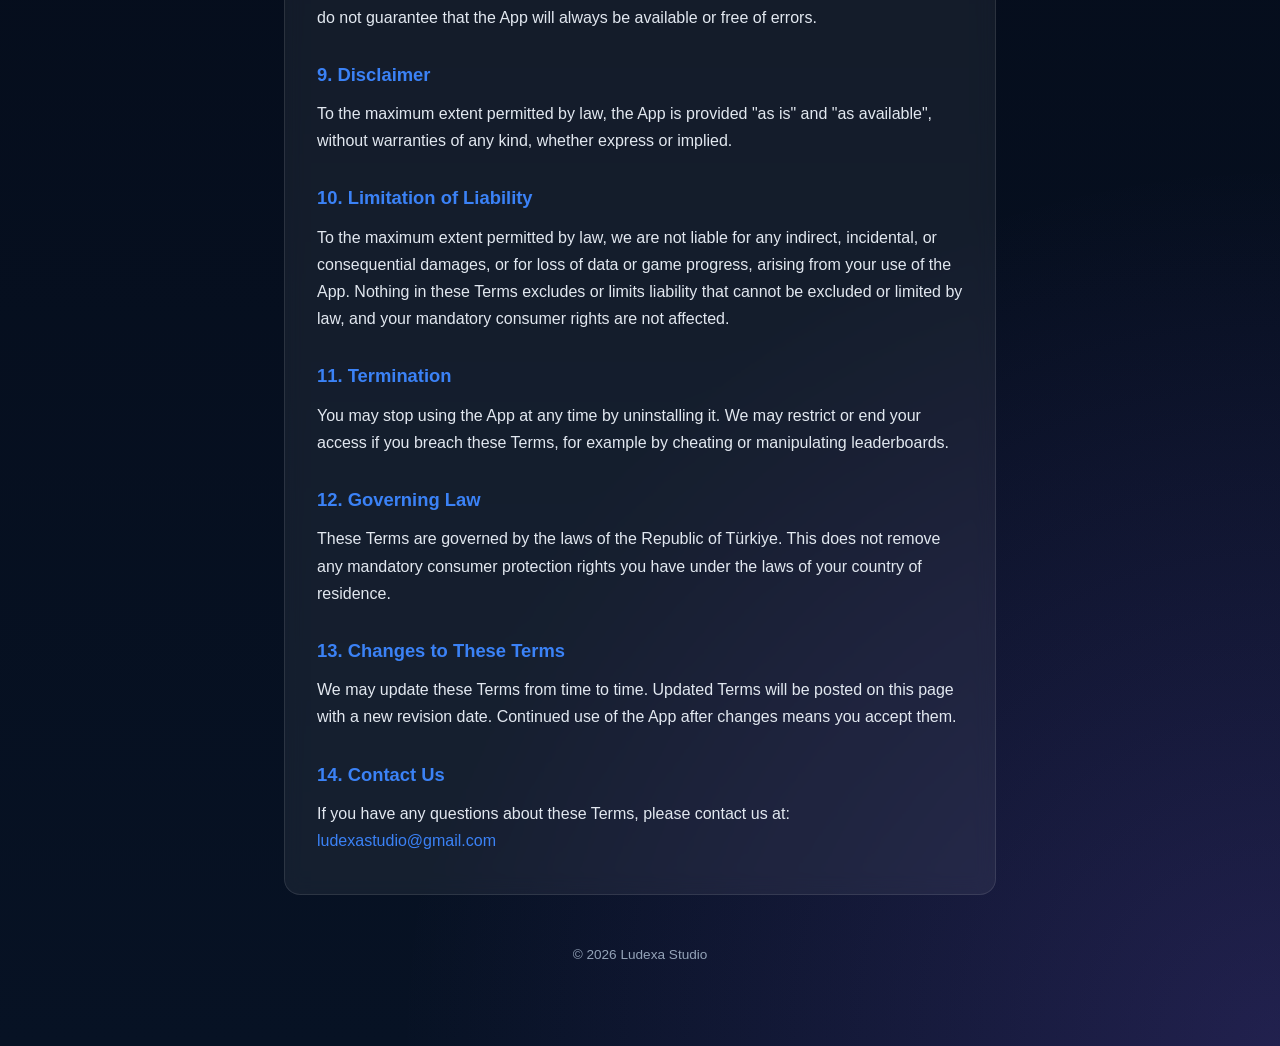
<file: terms-of-service.html>
<!DOCTYPE html>
<html lang="en">
<head>
<meta charset="UTF-8">
<meta name="viewport" content="width=device-width, initial-scale=1.0">
<title>Neon Blast: Space Idle - Terms of Service</title>
<style>
  :root{
    --bg:#030712;
    --bg2:#071224;
    --primary:#3b82f6;
    --secondary:#8b5cf6;
    --text:#ffffff;
    --gray:#94a3b8;
    --glass:rgba(255,255,255,.06);
    --border:rgba(255,255,255,.1);
  }

  *{
    margin:0;
    padding:0;
    box-sizing:border-box;
  }

  html{
    scroll-behavior:smooth;
  }

  body{
    font-family:"Segoe UI", "Inter", -apple-system, sans-serif;
    background:
      radial-gradient(circle at top left,#1d4ed833,transparent 35%),
      radial-gradient(circle at bottom right,#8b5cf633,transparent 30%),
      linear-gradient(180deg,var(--bg),var(--bg2));
    color:var(--text);
    min-height:100vh;
    line-height:1.7;
  }

  .wrap{
    max-width:760px;
    margin:0 auto;
    padding:48px 24px 80px;
  }

  .logo{
    font-weight:700;
    font-size:1.1rem;
    letter-spacing:.5px;
    background:linear-gradient(90deg,var(--primary),var(--secondary));
    -webkit-background-clip:text;
    background-clip:text;
    color:transparent;
    display:inline-block;
    margin-bottom:40px;
  }

  h1{
    font-size:1.8rem;
    margin-bottom:8px;
    line-height:1.3;
  }

  .updated{
    color:var(--gray);
    font-size:.9rem;
    margin-bottom:36px;
  }

  .card{
    background:var(--glass);
    border:1px solid var(--border);
    border-radius:16px;
    padding:32px;
    backdrop-filter:blur(10px);
  }

  h2{
    font-size:1.15rem;
    color:var(--primary);
    margin-top:28px;
    margin-bottom:10px;
  }

  h2:first-child{
    margin-top:0;
  }

  p{
    color:#e2e8f0;
    margin-bottom:8px;
  }

  ul{
    margin:0 0 8px 20px;
    color:#e2e8f0;
  }

  li{
    margin-bottom:8px;
  }

  a{
    color:var(--primary);
    text-decoration:none;
  }

  a:hover{
    text-decoration:underline;
  }

  footer{
    text-align:center;
    color:var(--gray);
    font-size:.85rem;
    margin-top:48px;
  }

  @media (max-width:600px){
    .wrap{
      padding:32px 18px 60px;
    }
    .card{
      padding:24px;
    }
    h1{
      font-size:1.5rem;
    }
  }
</style>
</head>
<body>
<div class="wrap">

  <div class="logo">Ludexa Studio</div>

  <h1>Neon Blast: Space Idle — Terms of Service</h1>
  <p class="updated">Last updated: November 6, 2026</p>

  <div class="card">

    <h2>1. Acceptance of Terms</h2>
    <p>By downloading, installing, or playing Neon Blast: Space Idle (the "App"), published by Ludexa Studio ("we", "us"), you agree to these Terms of Service. If you do not agree, please do not use the App.</p>

    <h2>2. License to Use</h2>
    <p>We grant you a limited, personal, non-exclusive, non-transferable, revocable license to install and play the App on your own device for non-commercial entertainment purposes, subject to these Terms.</p>

    <h2>3. Acceptable Use</h2>
    <p>You agree not to:</p>
    <ul>
      <li>use cheats, hacks, bots, memory editors, or other tools to gain an unfair advantage or manipulate scores, rewards, or leaderboards;</li>
      <li>copy, modify, decompile, or reverse engineer the App, except to the extent applicable law expressly allows;</li>
      <li>exploit bugs or errors to obtain rewards, and you agree to report them to us instead;</li>
      <li>use the App in any way that is unlawful or that interferes with the App or the services it relies on.</li>
    </ul>

    <h2>4. Virtual Items and Rewards</h2>
    <p>Coins, ship parts, characters, skins, upgrades, chests, ranks, and other in-game items are virtual and exist only inside the App. They have no real-world monetary value, cannot be exchanged for money or other items of value, and cannot be transferred. Game progress may be adjusted or reset when we fix bugs, rebalance the game, or release updates.</p>

    <h2>5. Advertising</h2>
    <p>The App may offer optional rewarded ads in exchange for in-game rewards. Ads are provided by third parties, and we are not responsible for their content. Watching ads is always your choice.</p>

    <h2>6. Third-Party Services</h2>
    <p>The App relies on third-party services such as Google Play, Google Play Games Services, and Google AdMob. Your use of those services is governed by their own terms and policies. See our <a href="https://ahmetcevdetbulbul.github.io/privacy-policy/">Privacy Policy</a> for details.</p>

    <h2>7. Intellectual Property</h2>
    <p>The App, including its code, design, artwork, text, and audio, is owned by Ludexa Studio or its licensors and is protected by applicable intellectual property laws. Some assets are used under the licenses of their respective authors. No ownership rights are transferred to you.</p>

    <h2>8. Updates, Availability, and Changes</h2>
    <p>We may update, change, suspend, or discontinue the App or any feature at any time. We do not guarantee that the App will always be available or free of errors.</p>

    <h2>9. Disclaimer</h2>
    <p>To the maximum extent permitted by law, the App is provided "as is" and "as available", without warranties of any kind, whether express or implied.</p>

    <h2>10. Limitation of Liability</h2>
    <p>To the maximum extent permitted by law, we are not liable for any indirect, incidental, or consequential damages, or for loss of data or game progress, arising from your use of the App. Nothing in these Terms excludes or limits liability that cannot be excluded or limited by law, and your mandatory consumer rights are not affected.</p>

    <h2>11. Termination</h2>
    <p>You may stop using the App at any time by uninstalling it. We may restrict or end your access if you breach these Terms, for example by cheating or manipulating leaderboards.</p>

    <h2>12. Governing Law</h2>
    <p>These Terms are governed by the laws of the Republic of Türkiye. This does not remove any mandatory consumer protection rights you have under the laws of your country of residence.</p>

    <h2>13. Changes to These Terms</h2>
    <p>We may update these Terms from time to time. Updated Terms will be posted on this page with a new revision date. Continued use of the App after changes means you accept them.</p>

    <h2>14. Contact Us</h2>
    <p>If you have any questions about these Terms, please contact us at: <a href="mailto:ludexastudio@gmail.com">ludexastudio@gmail.com</a></p>

  </div>

  <footer>&copy; 2026 Ludexa Studio</footer>

</div>
</body>
</html>
</file>
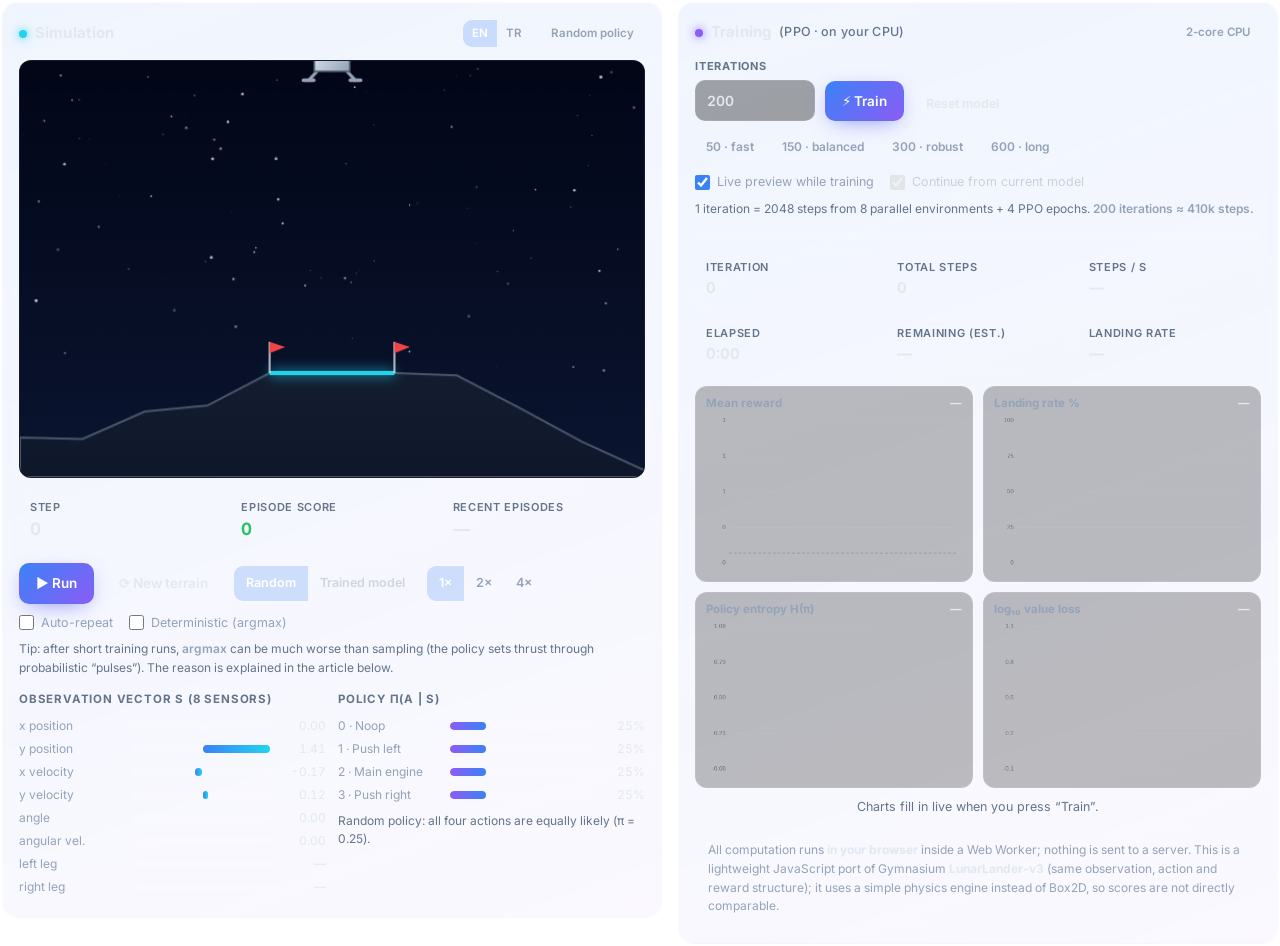
<file: blog/assets/lunar-lander-rl/demo.html>
<!DOCTYPE html>
<html lang="en">
<head>
<meta charset="UTF-8">
<meta name="viewport" content="width=device-width, initial-scale=1.0">
<title>Lunar Lander — PPO in the Browser</title>
<link rel="preconnect" href="https://fonts.googleapis.com">
<link rel="preconnect" href="https://fonts.gstatic.com" crossorigin>
<link href="https://fonts.googleapis.com/css2?family=Inter:wght@400;500;600;700;800&display=swap" rel="stylesheet">
<link rel="stylesheet" href="demo.css">
</head>
<body>

<div class="app">

  <!-- ================= SIMULATION ================= -->
  <section class="card">
    <div class="card-head">
      <h2><span class="dot"></span><span data-i18n="simulation">Simulation</span></h2>
      <div class="head-right">
        <div class="seg seg-lang" id="langSeg" hidden role="group" aria-label="Language">
          <button data-lang="en" class="on">EN</button>
          <button data-lang="tr">TR</button>
        </div>
        <span class="badge" id="policyBadge">Random policy</span>
      </div>
    </div>

    <div class="canvas-wrap">
      <canvas id="sim" width="600" height="400"></canvas>
      <div class="banner" id="banner"></div>
    </div>

    <div class="hud">
      <div class="stat"><div class="k" data-i18n="hudSteps">Step</div><div class="v" id="hudSteps">0</div></div>
      <div class="stat"><div class="k" data-i18n="hudScore">Episode score</div><div class="v" id="hudScore">0</div></div>
      <div class="stat"><div class="k" data-i18n="hudHist">Recent episodes</div><div class="v" id="hudHist">—</div></div>
    </div>

    <div class="controls">
      <button class="btn primary" id="runBtn" data-i18n="run">▶ Run</button>
      <button class="btn" id="terrainBtn" data-i18n="terrain" data-i18n-title="terrainTitle">⟳ New terrain</button>
      <div class="seg" id="modeSeg" role="group" aria-label="Policy">
        <button data-mode="random" class="on" data-i18n="modeRandom">Random</button>
        <button data-mode="trained" disabled data-i18n="modeTrained">Trained model</button>
      </div>
      <div class="seg" id="speedSeg" role="group" aria-label="Speed">
        <button data-speed="1" class="on">1×</button>
        <button data-speed="2">2×</button>
        <button data-speed="4">4×</button>
      </div>
    </div>

    <div class="opts">
      <label class="chk"><input type="checkbox" id="loopChk"> <span data-i18n="loop">Auto-repeat</span></label>
      <label class="chk" data-i18n-title="detTitle"><input type="checkbox" id="detChk"> <span data-i18n="det">Deterministic (argmax)</span></label>
    </div>
    <div class="hint" data-i18n-html="tip"></div>

    <div class="panels">
      <div class="panel">
        <h3 data-i18n="obsTitle">Observation vector s (8 sensors)</h3>
        <div id="obsRows"></div>
      </div>
      <div class="panel">
        <h3 data-i18n="polTitle">Policy π(a | s)</h3>
        <div id="actRows"></div>
        <div class="hint" id="actHint"></div>
      </div>
    </div>
  </section>

  <!-- ================= TRAINING ================= -->
  <section class="card">
    <div class="card-head">
      <h2><span class="dot" style="background:var(--violet);box-shadow:0 0 10px var(--violet)"></span><span data-i18n="trainingH">Training</span> <small style="color:var(--dim);font-weight:500" data-i18n="trainingSub">(PPO · on your CPU)</small></h2>
      <span class="badge" id="coreBadge">—</span>
    </div>

    <div class="train-top">
      <div class="field">
        <label for="iterInput" data-i18n="iterations">Iterations</label>
        <input type="number" id="iterInput" min="1" max="3000" step="10" value="200">
      </div>
      <button class="btn primary" id="trainBtn">⚡ Train</button>
      <button class="btn small" id="resetBtn" data-i18n="reset" data-i18n-title="resetTitle">Reset model</button>
    </div>

    <div class="chips" style="margin-top:10px" id="presetChips">
      <button class="chip" data-n="50" data-i18n="chip50">50 · fast</button>
      <button class="chip" data-n="150" data-i18n="chip150">150 · balanced</button>
      <button class="chip" data-n="300" data-i18n="chip300">300 · robust</button>
      <button class="chip" data-n="600" data-i18n="chip600">600 · long</button>
    </div>

    <div class="opts">
      <label class="chk"><input type="checkbox" id="previewChk" checked> <span data-i18n="preview">Live preview while training</span></label>
      <label class="chk" id="contWrap"><input type="checkbox" id="contChk" checked> <span data-i18n="cont">Continue from current model</span></label>
    </div>

    <div class="hint" id="stepsHint"></div>

    <div class="progress"><i id="progBar"></i></div>

    <div class="stats">
      <div class="stat"><div class="k" data-i18n="stIter">Iteration</div><div class="v" id="stIter">0</div></div>
      <div class="stat"><div class="k" data-i18n="stSteps">Total steps</div><div class="v" id="stSteps">0</div></div>
      <div class="stat"><div class="k" data-i18n="stSps">Steps / s</div><div class="v" id="stSps">—</div></div>
      <div class="stat"><div class="k" data-i18n="stTime">Elapsed</div><div class="v" id="stTime">0:00</div></div>
      <div class="stat"><div class="k" data-i18n="stEta">Remaining (est.)</div><div class="v" id="stEta">—</div></div>
      <div class="stat"><div class="k" data-i18n="stSucc">Landing rate</div><div class="v" id="stSucc">—</div></div>
    </div>

    <div class="charts">
      <div class="chart"><h4><b data-i18n="chReward">Mean reward</b> <span id="vReward">—</span></h4><canvas id="chReward" width="480" height="300"></canvas></div>
      <div class="chart"><h4><b data-i18n="chSucc">Landing rate %</b> <span id="vSucc">—</span></h4><canvas id="chSucc" width="480" height="300"></canvas></div>
      <div class="chart"><h4><b data-i18n="chEnt">Policy entropy H(π)</b> <span id="vEnt">—</span></h4><canvas id="chEnt" width="480" height="300"></canvas></div>
      <div class="chart"><h4><b data-i18n="chVl">log₁₀ value loss</b> <span id="vVl">—</span></h4><canvas id="chVl" width="480" height="300"></canvas></div>
    </div>
    <div class="empty" id="chartEmpty" data-i18n="empty">Charts fill in live when you press “Train”.</div>

    <div class="note" data-i18n-html="note"></div>
  </section>

</div>

<script src="lander-env.js"></script>
<script src="ppo.js"></script>
<script src="demo.js"></script>
</body>
</html>
</file>
<file: css/style.css>
/* ======================================================
   GLOBAL
====================================================== */

:root{

--bg:#030712;
--bg2:#071224;
--primary:#3b82f6;
--secondary:#8b5cf6;
--cyan:#06b6d4;

--text:#ffffff;
--gray:#94a3b8;

--glass:rgba(255,255,255,.06);

}

*{

margin:0;
padding:0;
box-sizing:border-box;

}

html{

scroll-behavior:smooth;

}

body{

font-family:"Inter",sans-serif;

background:
radial-gradient(circle at top left,#1d4ed833,transparent 35%),
radial-gradient(circle at bottom right,#8b5cf633,transparent 30%),
linear-gradient(180deg,var(--bg),var(--bg2));

color:white;

overflow-x:hidden;

min-height:100vh;

}

/* ======================================================
BACKGROUND CANVAS
====================================================== */

#network{

position:fixed;

top:0;

left:0;

width:100%;

height:100%;

z-index:-3;

}

/* ======================================================
GRADIENT LIGHT
====================================================== */

body::before{

content:"";

position:fixed;

width:900px;

height:900px;

background:radial-gradient(circle,

rgba(59,130,246,.18),

transparent 70%);

left:-250px;

top:-250px;

filter:blur(80px);

animation:float1 15s infinite alternate;

z-index:-2;

}

body::after{

content:"";

position:fixed;

width:800px;

height:800px;

background:radial-gradient(circle,

rgba(139,92,246,.15),

transparent 70%);

right:-200px;

bottom:-200px;

filter:blur(90px);

animation:float2 18s infinite alternate;

z-index:-2;

}

/* ======================================================
NAVBAR
====================================================== */

nav{

position:fixed;

top:25px;

left:50%;

transform:translateX(-50%);

width:min(1200px,90%);

padding:18px 30px;

display:flex;

justify-content:space-between;

align-items:center;

border-radius:18px;

background:rgba(255,255,255,.04);

backdrop-filter:blur(18px);

border:1px solid rgba(255,255,255,.08);

z-index:100;

}

.logo{

font-size:28px;

font-weight:800;

color:var(--primary);

}

nav ul{

display:flex;

gap:35px;

list-style:none;

}

nav a{

color:white;

text-decoration:none;

transition:.3s;

font-weight:600;

}

nav a:hover{

color:var(--primary);

}

/* ======================================================
HERO
====================================================== */

.hero{

height:100vh;

display:flex;

flex-direction:column;

justify-content:center;

align-items:center;

text-align:center;

padding:20px;

}

.hero h1{

font-size:72px;

font-weight:800;

line-height:1.1;

background:linear-gradient(90deg,#fff,#60a5fa,#a855f7);

-webkit-background-clip:text;

-webkit-text-fill-color:transparent;

margin-bottom:20px;

}

.hero h2{

font-size:34px;

color:#60a5fa;

height:40px;

margin-bottom:20px;

}

.hero p{

max-width:700px;

font-size:20px;

color:var(--gray);

margin-bottom:40px;

}

/* ======================================================
BUTTONS
====================================================== */

.buttons{

display:flex;

gap:20px;

flex-wrap:wrap;

}

.buttons a{

padding:15px 34px;

border-radius:14px;

text-decoration:none;

font-weight:700;

transition:.35s;

}

.primary{

background:linear-gradient(135deg,#2563eb,#7c3aed);

color:white;

box-shadow:0 0 40px rgba(59,130,246,.45);

}

.primary:hover{

transform:translateY(-5px);

box-shadow:0 0 70px rgba(59,130,246,.7);

}

.secondary{

border:1px solid rgba(255,255,255,.15);

background:rgba(255,255,255,.04);

backdrop-filter:blur(12px);

color:white;

}

.secondary:hover{

background:rgba(255,255,255,.1);

}

/* ======================================================
SECTIONS
====================================================== */

section{

width:min(1200px,92%);

margin:auto;

padding:120px 0;

}

section h2{

font-size:44px;

margin-bottom:40px;

}

/* ======================================================
GLASS
====================================================== */

.glass{

background:rgba(255,255,255,.05);

backdrop-filter:blur(18px);

border:1px solid rgba(255,255,255,.08);

border-radius:22px;

padding:45px;

box-shadow:

0 0 40px rgba(0,0,0,.25);

}

/* ======================================================
SKILLS
====================================================== */

.cards{

display:grid;

grid-template-columns:repeat(auto-fit,minmax(170px,1fr));

gap:25px;

}

.card{

position:relative;

overflow:hidden;

padding:35px;

border-radius:22px;

background:rgba(255,255,255,.04);

border:1px solid rgba(255,255,255,.08);

transition:.35s;

}

.card::before{

content:"";

position:absolute;

inset:-2px;

background:

linear-gradient(

135deg,

#3b82f6,

#8b5cf6,

#06b6d4

);

opacity:0;

transition:.35s;

z-index:-2;

}

.card::after{

content:"";

position:absolute;

inset:1px;

background:#071224;

border-radius:20px;

z-index:-1;

}

.card:hover{

transform:translateY(-12px);

box-shadow:

0 0 50px rgba(59,130,246,.35);

}

.card:hover::before{

opacity:1;

}

/* ======================================================
PROJECTS
====================================================== */

.project-grid{

display:grid;

grid-template-columns:repeat(auto-fit,minmax(320px,1fr));

gap:30px;

}

.project{

transition:.4s;

}

.project:hover{

transform:rotateX(5deg)

rotateY(-5deg)

translateY(-8px);

box-shadow:

0 0 60px rgba(59,130,246,.3);

}

.project h3{

margin-bottom:12px;

font-size:22px;

}

.project p{

color:var(--gray);

margin-bottom:20px;

}

.project-link{

display:block;

margin-top:12px;

color:#60a5fa;

text-decoration:none;

font-weight:600;

font-size:14px;

}

.project-link:hover{

color:#93c5fd;

}

/* ======================================================
EXPERIENCE / TIMELINE
====================================================== */

.timeline{

display:flex;

flex-direction:column;

gap:24px;

}

.timeline-item{

transition:.35s;

}

.timeline-item:hover{

transform:translateY(-4px);

box-shadow:0 0 40px rgba(59,130,246,.25);

}

.timeline-head{

display:flex;

flex-wrap:wrap;

justify-content:space-between;

align-items:baseline;

gap:10px;

margin-bottom:4px;

}

.timeline-head h3{

font-size:22px;

}

.timeline-date{

color:var(--cyan);

font-size:14px;

font-weight:600;

white-space:nowrap;

}

.timeline-company{

color:#93c5fd;

font-weight:600;

margin-bottom:14px;

}

.timeline-item p:not(.timeline-company){

color:var(--gray);

}

.tags{

display:flex;

flex-wrap:wrap;

gap:10px;

}

.tags span{

padding:6px 14px;

border-radius:999px;

font-size:13px;

font-weight:600;

color:#93c5fd;

background:rgba(59,130,246,.12);

border:1px solid rgba(59,130,246,.25);

}

/* ======================================================
CONTACT
====================================================== */

#contact p{

margin:20px 0;

font-size:20px;

}

.contact-links{

display:flex;

gap:20px;

flex-wrap:wrap;

}

.contact-links a{

padding:15px 34px;

border-radius:14px;

text-decoration:none;

font-weight:700;

color:white;

border:1px solid rgba(255,255,255,.15);

background:rgba(255,255,255,.04);

backdrop-filter:blur(12px);

transition:.35s;

}

.contact-links a:hover{

background:rgba(255,255,255,.1);

transform:translateY(-4px);

}

/* ======================================================
FOOTER
====================================================== */

footer{

padding:80px;

text-align:center;

color:#64748b;

}

/* ======================================================
CURSOR
====================================================== */

#cursorGlow{

position:fixed;

width:340px;
height:340px;

border-radius:50%;

pointer-events:none;

transform:translate(-50%,-50%);

background:
radial-gradient(circle,

rgba(96,165,250,.22) 0%,

rgba(59,130,246,.15) 25%,

rgba(139,92,246,.10) 55%,

transparent 80%

);

filter:blur(60px);

mix-blend-mode:screen;

z-index:-1;

transition:
width .25s,
height .25s;

}

/* ======================================================
RESPONSIVE
====================================================== */

@media(max-width:768px){

.hero h1{

font-size:46px;

}

.hero h2{

font-size:24px;

}

nav{

padding:15px;

}

nav ul{

gap:15px;

font-size:14px;

}

section h2{

font-size:34px;

}

}
</file>
<file: css/animations.css>
/* ==========================
   FLOATING LIGHTS
========================== */

@keyframes float1{

0%{

transform:translate(0,0) scale(1);

}

50%{

transform:translate(120px,80px) scale(1.15);

}

100%{

transform:translate(-40px,140px) scale(.95);

}

}

@keyframes float2{

0%{

transform:translate(0,0) scale(1);

}

50%{

transform:translate(-120px,-60px) scale(1.2);

}

100%{

transform:translate(80px,-120px) scale(.9);

}

}

/* ==========================
 HERO
========================== */

.hero h1{

animation:heroTitle 1.2s ease;

}

.hero h2{

animation:heroSub 1.5s ease;

}

.hero p{

animation:heroText 1.8s ease;

}

.buttons{

animation:heroButtons 2s ease;

}

@keyframes heroTitle{

from{

opacity:0;

transform:translateY(80px);

}

to{

opacity:1;

transform:translateY(0);

}

}

@keyframes heroSub{

from{

opacity:0;

transform:translateY(40px);

}

to{

opacity:1;

transform:translateY(0);

}

}

@keyframes heroText{

from{

opacity:0;

transform:translateY(50px);

}

to{

opacity:1;

transform:translateY(0);

}

}

@keyframes heroButtons{

from{

opacity:0;

transform:translateY(60px);

}

to{

opacity:1;

transform:translateY(0);

}

}

/* ==========================
 GLOW
========================== */

@keyframes glow{

0%{

box-shadow:0 0 10px rgba(59,130,246,.2);

}

50%{

box-shadow:

0 0 25px rgba(59,130,246,.5),

0 0 60px rgba(139,92,246,.35);

}

100%{

box-shadow:0 0 10px rgba(59,130,246,.2);

}

}

.primary{

animation:glow 3s infinite;

}

/* ==========================
 CARD HOVER
========================== */

.card{

transition:

transform .35s,

box-shadow .35s,

background .35s;

}

.card:hover{

background:rgba(255,255,255,.08);

}

/* ==========================
 PROJECT
========================== */

.project{

transition:.45s;

}

.project:hover{

transform:

perspective(1200px)

rotateX(8deg)

rotateY(-8deg)

translateY(-8px);

}

/* ==========================
 SECTION APPEAR
========================== */

.fade{

opacity:0;

transform:translateY(60px);

transition:1s;

}

.fade.active{

opacity:1;

transform:translateY(0);

}

/* ==========================
 NAV
========================== */

nav{

transition:.35s;

}

nav:hover{

background:rgba(255,255,255,.08);

}

/* ==========================
 BUTTON
========================== */

.buttons a{

position:relative;

overflow:hidden;

}

.buttons a::before{

content:"";

position:absolute;

left:-120%;

top:0;

width:100%;

height:100%;

background:linear-gradient(

90deg,

transparent,

rgba(255,255,255,.35),

transparent

);

transition:.8s;

}

.buttons a:hover::before{

left:120%;

}
</file>
<file: css/blog.css>
/* ======================================================
BLOG LAYOUT
====================================================== */

.blog-header{

padding:160px 0 60px;

width:min(900px,92%);

margin:auto;

}

.blog-header h1{

font-size:56px;

font-weight:800;

background:linear-gradient(90deg,#fff,#60a5fa,#a855f7);

-webkit-background-clip:text;

-webkit-text-fill-color:transparent;

margin-bottom:16px;

}

.blog-header p{

color:var(--gray);

font-size:18px;

max-width:640px;

}

/* ======================================================
POST LIST
====================================================== */

.post-list{

width:min(900px,92%);

margin:auto;

padding-bottom:120px;

display:flex;

flex-direction:column;

gap:24px;

}

.post-card{

display:block;

text-decoration:none;

color:white;

padding:35px;

transition:.35s;

}

.post-card:hover{

transform:translateY(-6px);

box-shadow:0 0 50px rgba(59,130,246,.3);

}

.post-card time{

color:var(--cyan);

font-size:14px;

font-weight:600;

letter-spacing:.02em;

}

.post-card h2{

font-size:26px;

margin:10px 0 12px;

}

.post-card p{

color:var(--gray);

font-size:16px;

margin-bottom:16px;

}

/* ======================================================
POST ARTICLE
====================================================== */

.post-article{

width:min(760px,92%);

margin:auto;

padding:160px 0 120px;

}

.post-article .post-meta{

margin-bottom:30px;

}

.post-article .post-meta time{

color:var(--cyan);

font-size:14px;

font-weight:600;

}

.post-article h1{

font-size:42px;

font-weight:800;

line-height:1.2;

margin:14px 0 30px;

}

.post-content{

font-size:18px;

line-height:1.8;

color:#e2e8f0;

}

.post-content h2{

font-size:28px;

margin:44px 0 18px;

color:white;

}

.post-content h3{

font-size:22px;

margin:34px 0 14px;

color:white;

}

.post-content p{

margin-bottom:20px;

}

.post-content ul,
.post-content ol{

margin:0 0 20px 24px;

color:#e2e8f0;

}

.post-content li{

margin-bottom:8px;

}

.post-content strong{

color:white;

}

.post-content code{

background:rgba(255,255,255,.08);

padding:2px 8px;

border-radius:6px;

font-size:.9em;

}

.post-content a{

color:#60a5fa;

}

.back-link{

display:inline-block;

margin-bottom:20px;

color:var(--gray);

text-decoration:none;

font-weight:600;

}

.back-link:hover{

color:white;

}

/* ======================================================
POST CONTENT — CODE BLOCKS
====================================================== */

.post-content pre{

position:relative;

margin:28px 0;

padding:22px 24px;

border-radius:14px;

background:#0d1424;

border:1px solid rgba(255,255,255,.08);

box-shadow:0 20px 40px -20px rgba(0,0,0,.6);

overflow-x:auto;

}

.post-content pre code{

background:none;

padding:0;

font-size:14.5px;

line-height:1.7;

font-family:"SFMono-Regular",Consolas,"Liberation Mono",Menlo,monospace;

}

.post-content pre::before{

content:attr(data-lang);

position:absolute;

top:10px;

right:16px;

font-size:11px;

font-weight:700;

letter-spacing:.08em;

text-transform:uppercase;

color:var(--gray);

}

/* ======================================================
POST CONTENT — BLOCKQUOTE / CALLOUTS
====================================================== */

.post-content blockquote{

margin:28px 0;

padding:18px 22px;

border-left:3px solid var(--primary);

background:rgba(59,130,246,.08);

border-radius:0 10px 10px 0;

color:#cbd5e1;

}

.post-content blockquote p:last-child{

margin-bottom:0;

}

.callout{

margin:28px 0;

padding:20px 24px;

border-radius:14px;

border:1px solid rgba(255,255,255,.08);

background:var(--glass);

}

.callout-title{

display:flex;

align-items:center;

gap:8px;

font-weight:700;

color:white;

margin-bottom:8px;

font-size:15px;

}

.callout-math{ border-left:3px solid var(--secondary); }
.callout-code{ border-left:3px solid var(--cyan); }
.callout-tip{ border-left:3px solid #22c55e; }

/* ======================================================
POST CONTENT — FIGURES / IMAGES
====================================================== */

.post-content figure{

margin:32px 0;

}

.post-content figure img,
.post-content > img{

width:100%;

border-radius:14px;

border:1px solid rgba(255,255,255,.08);

box-shadow:0 20px 50px -20px rgba(0,0,0,.7);

display:block;

}

.post-content figcaption{

margin-top:12px;

text-align:center;

font-size:14px;

color:var(--gray);

}

/* ======================================================
POST CONTENT — CHART / DIAGRAM CARDS
====================================================== */

.chart-card{

margin:32px 0;

padding:24px;

border-radius:16px;

background:linear-gradient(160deg,rgba(59,130,246,.08),rgba(139,92,246,.05));

border:1px solid rgba(255,255,255,.08);

}

.chart-card h4{

margin:0 0 18px;

font-size:15px;

font-weight:700;

color:white;

letter-spacing:.01em;

}

.chart-card svg,
.chart-card img{ width:100%; height:auto; display:block; }

.chart-card .chart-caption{

margin-top:14px;

font-size:13.5px;

color:var(--gray);

line-height:1.6;

}

/* piece-square heatmap grid */

.heatmap{

display:grid;

grid-template-columns:repeat(8,1fr);

gap:3px;

max-width:420px;

margin:0 auto;

}

.heatmap .cell{

aspect-ratio:1;

border-radius:4px;

display:flex;

align-items:center;

justify-content:center;

font-size:11px;

font-weight:600;

color:rgba(255,255,255,.85);

}

/* ======================================================
POST CONTENT — TABLES
====================================================== */

.post-content table{

width:100%;

border-collapse:collapse;

margin:28px 0;

font-size:15px;

}

.post-content th,
.post-content td{

padding:10px 14px;

border-bottom:1px solid rgba(255,255,255,.1);

text-align:left;

}

.post-content th{

color:white;

font-weight:700;

font-size:13px;

text-transform:uppercase;

letter-spacing:.04em;

color:var(--cyan);

}

.post-content hr{

border:none;

border-top:1px solid rgba(255,255,255,.1);

margin:44px 0;

}

/* KaTeX dark-theme tuning */

.post-content .katex{ font-size:1.05em; }

.post-content .katex-display{

overflow-x:auto;

overflow-y:hidden;

padding:8px 0;

}

/* ======================================================
INTERACTIVE EMBEDS (iframe demos)
====================================================== */

.demo-embed{

width:min(1180px,calc(100vw - 28px));

position:relative;

left:50%;

transform:translateX(-50%);

margin:36px 0;

}

.demo-embed iframe{

display:block;

width:100%;

height:980px;

border:0;

background:transparent;

}

.demo-caption{

margin-top:10px;

text-align:center;

font-size:13px;

color:var(--gray);

}

/* ======================================================
LANGUAGE SWITCH (bilingual posts)
====================================================== */

.post-content [data-lang][hidden]{ display:none; }

.lang-switch{

display:inline-flex;

margin:0 0 14px;

border:1px solid rgba(255,255,255,.14);

border-radius:10px;

overflow:hidden;

background:rgba(255,255,255,.05);

}

.lang-switch button{

padding:7px 14px;

border:0;

background:transparent;

color:var(--gray);

font:600 13px "Inter",sans-serif;

letter-spacing:.04em;

cursor:pointer;

transition:.18s;

}

.lang-switch button:hover{ color:white; }

.lang-switch button.on{

background:rgba(59,130,246,.28);

color:white;

}

.post-article h1.long-title{

font-size:32px;

line-height:1.3;

letter-spacing:-.01em;

}

@media (max-width:600px){

.post-article h1.long-title{ font-size:25px; }

}
</file>
<file: blog/assets/lunar-lander-rl/demo.css>
:root{
  --bg:#030712;
  --card:rgba(255,255,255,.045);
  --line:rgba(255,255,255,.09);
  --text:#e2e8f0;
  --gray:#94a3b8;
  --dim:#64748b;
  --blue:#3b82f6;
  --violet:#8b5cf6;
  --cyan:#22d3ee;
  --green:#22c55e;
  --red:#ef4444;
  --amber:#f59e0b;
}
*{box-sizing:border-box;margin:0;padding:0}
html,body{background:transparent}
body{
  font-family:"Inter",system-ui,sans-serif;
  color:var(--text);
  font-size:14px;
  line-height:1.5;
  padding:2px;
  -webkit-font-smoothing:antialiased;
}
button,input,select{font:inherit;color:inherit}

.app{
  display:grid;
  grid-template-columns:minmax(0,1.1fr) minmax(0,1fr);
  gap:16px;
  align-items:start;
}
@media (max-width:900px){ .app{grid-template-columns:minmax(0,1fr)} }

.card{
  background:linear-gradient(160deg,rgba(59,130,246,.08),rgba(139,92,246,.04));
  border:1px solid var(--line);
  border-radius:16px;
  padding:16px;
}
.card-head{
  display:flex;align-items:center;justify-content:space-between;gap:10px;
  margin-bottom:12px;
}
.card-head h2{font-size:15px;font-weight:700;letter-spacing:.01em;display:flex;align-items:center;gap:8px}
.card-head h2 .dot{width:8px;height:8px;border-radius:50%;background:var(--cyan);box-shadow:0 0 10px var(--cyan)}
.badge{
  font-size:11.5px;font-weight:600;padding:4px 10px;border-radius:999px;
  border:1px solid var(--line);background:rgba(255,255,255,.05);color:var(--gray);
  white-space:nowrap;
}
.badge.trained{color:var(--green);border-color:rgba(34,197,94,.4);background:rgba(34,197,94,.1)}
.badge.training{color:var(--amber);border-color:rgba(245,158,11,.45);background:rgba(245,158,11,.1)}

/* ---------- simülasyon ---------- */
.canvas-wrap{position:relative;border-radius:12px;overflow:hidden;border:1px solid var(--line);background:#020617}
#sim{display:block;width:100%;height:auto;aspect-ratio:3/2}
.banner{
  position:absolute;left:50%;top:14px;transform:translateX(-50%) translateY(-8px);
  padding:7px 16px;border-radius:999px;font-weight:700;font-size:13px;letter-spacing:.03em;
  opacity:0;transition:.25s;pointer-events:none;white-space:nowrap;
  backdrop-filter:blur(6px);
}
.banner.show{opacity:1;transform:translateX(-50%) translateY(0)}
.banner.ok{background:rgba(34,197,94,.18);color:#86efac;border:1px solid rgba(34,197,94,.5)}
.banner.bad{background:rgba(239,68,68,.18);color:#fca5a5;border:1px solid rgba(239,68,68,.5)}
.banner.warn{background:rgba(245,158,11,.18);color:#fcd34d;border:1px solid rgba(245,158,11,.5)}

.hud{display:grid;grid-template-columns:repeat(3,1fr);gap:8px;margin:12px 0}
.stat{
  background:rgba(255,255,255,.04);border:1px solid var(--line);border-radius:10px;padding:8px 10px;
}
.stat .k{font-size:11px;color:var(--dim);text-transform:uppercase;letter-spacing:.06em;font-weight:600}
.stat .v{font-size:17px;font-weight:700;font-variant-numeric:tabular-nums;margin-top:1px}
.stat .v.pos{color:var(--green)} .stat .v.neg{color:#fca5a5}

.controls{display:flex;flex-wrap:wrap;gap:8px;align-items:center}
.btn{
  display:inline-flex;align-items:center;justify-content:center;gap:7px;
  padding:9px 16px;border-radius:10px;border:1px solid var(--line);
  background:rgba(255,255,255,.06);cursor:pointer;font-weight:600;font-size:13.5px;
  transition:.18s;white-space:nowrap;
}
.btn:hover:not(:disabled){background:rgba(255,255,255,.11);transform:translateY(-1px)}
.btn:disabled{opacity:.45;cursor:not-allowed}
.btn.primary{background:linear-gradient(135deg,var(--blue),var(--violet));border-color:transparent;color:#fff;box-shadow:0 6px 22px -8px rgba(99,102,241,.8)}
.btn.primary:hover:not(:disabled){background:linear-gradient(135deg,#4f8ff7,#9b6df7)}
.btn.danger{background:rgba(239,68,68,.15);border-color:rgba(239,68,68,.5);color:#fca5a5}
.btn.small{padding:6px 11px;font-size:12.5px;border-radius:8px}

.seg{display:inline-flex;border:1px solid var(--line);border-radius:10px;overflow:hidden;background:rgba(255,255,255,.04)}
.seg button{
  padding:8px 12px;border:0;background:transparent;cursor:pointer;font-size:12.5px;font-weight:600;color:var(--gray);
}
.seg button.on{background:rgba(59,130,246,.22);color:#fff}
.seg button:disabled{opacity:.4;cursor:not-allowed}

.opts{display:flex;flex-wrap:wrap;gap:6px 16px;margin-top:10px}
.chk{display:flex;align-items:center;gap:7px;color:var(--gray);font-size:12.5px;cursor:pointer;user-select:none}
.chk input{accent-color:var(--blue);width:15px;height:15px}

.panels{display:grid;grid-template-columns:1fr 1fr;gap:12px;margin-top:14px}
@media (max-width:560px){ .panels{grid-template-columns:1fr} .hud{grid-template-columns:repeat(3,1fr)} }
.panel h3{font-size:11.5px;color:var(--dim);text-transform:uppercase;letter-spacing:.07em;margin-bottom:8px;font-weight:700}
.row{display:grid;grid-template-columns:104px 1fr 44px;align-items:center;gap:8px;margin-bottom:5px;font-size:12px}
.row .lbl{color:var(--gray);white-space:nowrap;overflow:hidden;text-overflow:ellipsis}
.row .val{text-align:right;font-variant-numeric:tabular-nums;color:var(--text)}
.bar{position:relative;height:8px;background:rgba(255,255,255,.07);border-radius:99px;overflow:hidden}
.bar i{position:absolute;top:0;bottom:0;border-radius:99px;background:linear-gradient(90deg,var(--blue),var(--cyan))}
.bar.center::before{content:"";position:absolute;left:50%;top:-1px;bottom:-1px;width:1px;background:rgba(255,255,255,.25)}
.bar.act i{left:0;background:linear-gradient(90deg,var(--violet),var(--blue))}
.row.chosen .lbl{color:#fff;font-weight:700}
.row.chosen .bar.act i{background:linear-gradient(90deg,#f59e0b,#fbbf24)}

/* ---------- eğitim ---------- */
.train-top{display:flex;flex-wrap:wrap;gap:10px;align-items:flex-end}
.field{display:flex;flex-direction:column;gap:5px}
.field label{font-size:11px;color:var(--dim);text-transform:uppercase;letter-spacing:.07em;font-weight:700}
.field input[type=number]{
  width:120px;padding:9px 11px;border-radius:10px;border:1px solid var(--line);
  background:rgba(0,0,0,.35);font-weight:600;font-variant-numeric:tabular-nums;
}
.field input[type=number]:focus{outline:2px solid rgba(59,130,246,.6);border-color:transparent}
.chips{display:flex;gap:6px;flex-wrap:wrap}
.chip{
  padding:6px 10px;border-radius:999px;border:1px solid var(--line);background:rgba(255,255,255,.04);
  font-size:12px;color:var(--gray);cursor:pointer;font-weight:600;transition:.15s;
}
.chip:hover:not(:disabled){color:#fff;border-color:rgba(59,130,246,.6)}
.chip:disabled{opacity:.4;cursor:not-allowed}
.hint{font-size:12px;color:var(--dim);margin-top:8px;line-height:1.55}
.hint b{color:var(--gray);font-weight:600}

.progress{height:8px;background:rgba(255,255,255,.07);border-radius:99px;overflow:hidden;margin:14px 0 10px}
.progress i{display:block;height:100%;width:0;background:linear-gradient(90deg,var(--blue),var(--violet),var(--cyan));transition:width .2s}

.stats{display:grid;grid-template-columns:repeat(3,1fr);gap:8px}
.stats .stat .v{font-size:15px}
@media (max-width:420px){ .stats{grid-template-columns:repeat(2,1fr)} }

.charts{display:grid;grid-template-columns:1fr 1fr;gap:10px;margin-top:12px}
@media (max-width:560px){ .charts{grid-template-columns:1fr} }
.chart{
  background:rgba(0,0,0,.25);border:1px solid var(--line);border-radius:12px;padding:8px 8px 4px;
}
.chart h4{font-size:11.5px;font-weight:700;color:var(--gray);margin:0 2px 2px;display:flex;justify-content:space-between;align-items:baseline;gap:6px}
.chart h4 span{color:var(--text);font-variant-numeric:tabular-nums}
.chart canvas{display:block;width:100%;height:auto;aspect-ratio:16/10}

.empty{
  text-align:center;color:var(--dim);font-size:12.5px;padding:10px 0 2px;
}
.note{
  margin-top:12px;padding:10px 12px;border-radius:10px;border:1px dashed rgba(255,255,255,.15);
  color:var(--gray);font-size:12px;line-height:1.55;
}
.note b{color:var(--text)}

.head-right{display:flex;align-items:center;gap:8px}
.seg[hidden]{display:none}
.seg-lang button{padding:5px 9px;font-size:11.5px}
.chart h4 b{font-weight:700}
</file>
